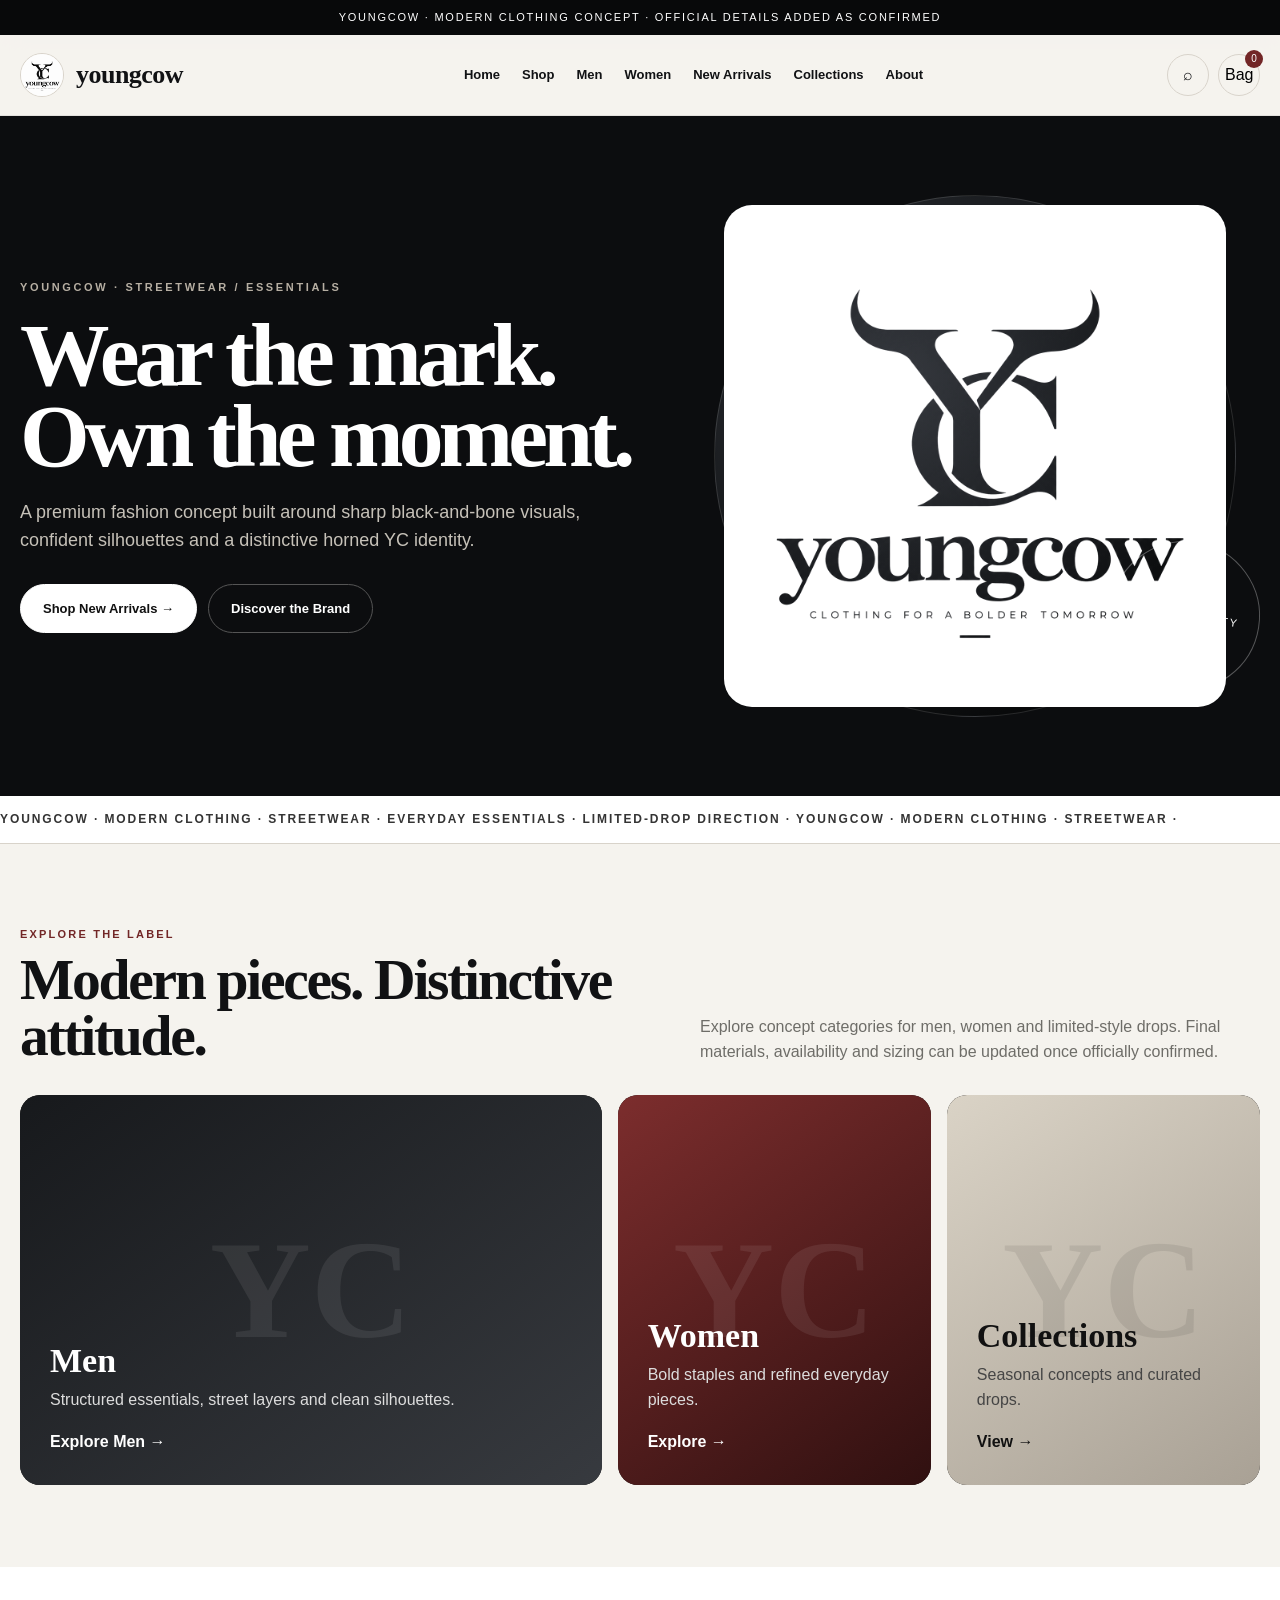
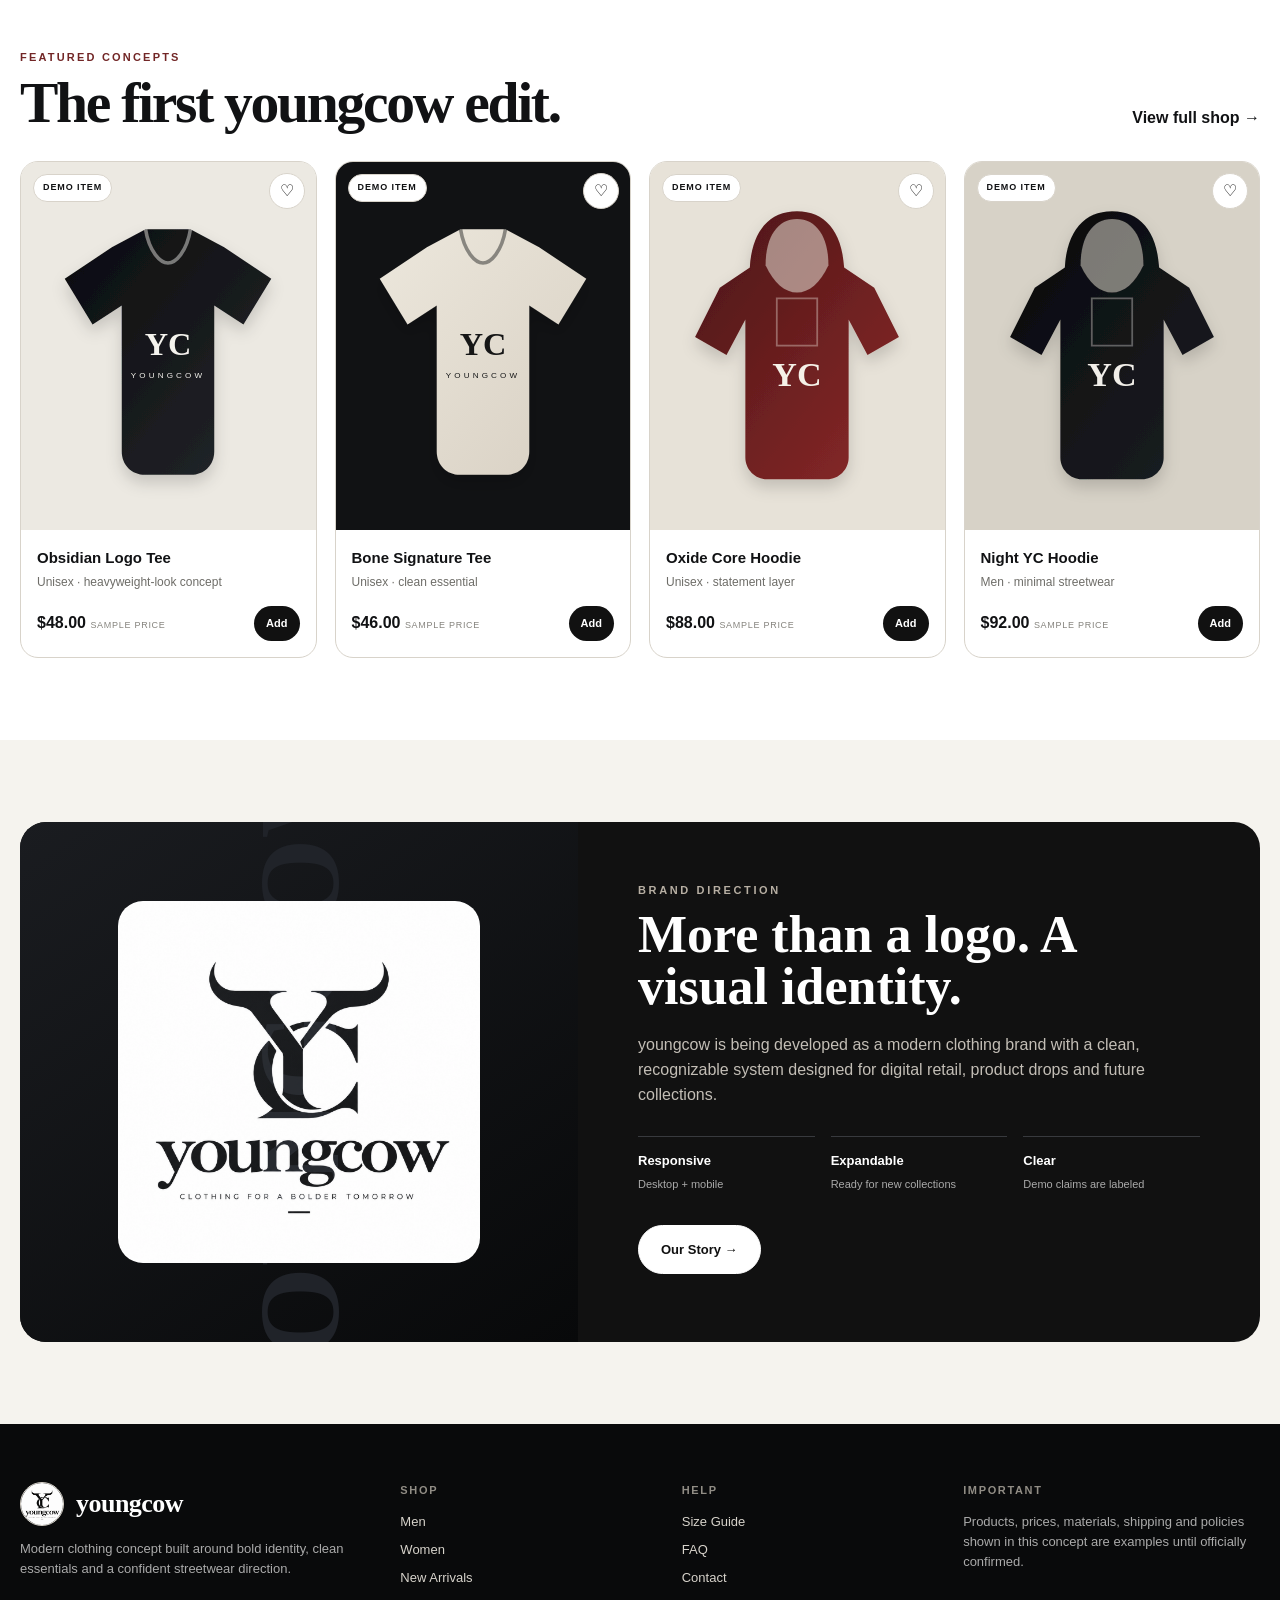
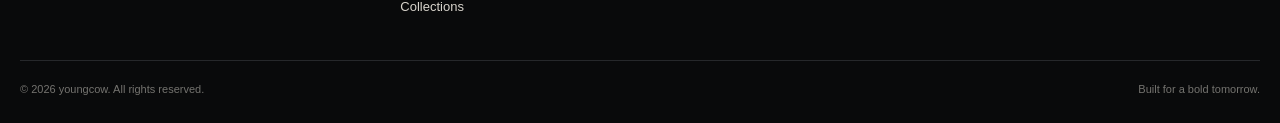
<file: index.html>
<!doctype html><html lang="en"><head><meta charset="utf-8"><meta name="viewport" content="width=device-width,initial-scale=1"><title>Home | youngcow</title><meta name="description" content="Modern clothing, streetwear and contemporary fashion by youngcow."><link rel="icon" href="favicon.png"><link rel="stylesheet" href="styles.css"></head><body><div class="topbar">youngcow · modern clothing concept · official details added as confirmed</div><header class="header"><div class="container nav"><a class="brand" href="index.html"><img src="assets/youngcow-logo.png" alt="youngcow logo"><strong>youngcow</strong></a><nav class="navlinks"><a href="index.html">Home</a><a href="shop.html">Shop</a><a href="men.html">Men</a><a href="women.html">Women</a><a href="new-arrivals.html">New Arrivals</a><a href="collections.html">Collections</a><a href="about.html">About</a></nav><div class="actions"><a class="icon hide-sm" href="shop.html" aria-label="Search">⌕</a><button class="icon hide-sm" aria-label="Demo cart">Bag<span class="count">0</span></button><button class="icon menu" aria-label="Menu">☰</button></div></div></header><main><section class="hero"><div class="container hero-grid"><div><div class="eyebrow">YOUNGCOW · STREETWEAR / ESSENTIALS</div><h1>Wear the mark. Own the moment.</h1><p>A premium fashion concept built around sharp black-and-bone visuals, confident silhouettes and a distinctive horned YC identity.</p><div class="cta-row"><a class="btn light" href="new-arrivals.html">Shop New Arrivals →</a><a class="btn ghost" href="about.html">Discover the Brand</a></div></div><div class="hero-art"><img src="assets/youngcow-logo.png" alt="youngcow brand mark"><div class="hero-stamp">Built for<br>bold identity<br>2026</div></div></div></section><div class="marquee"><div>YOUNGCOW · MODERN CLOTHING · STREETWEAR · EVERYDAY ESSENTIALS · LIMITED-DROP DIRECTION · YOUNGCOW · MODERN CLOTHING · STREETWEAR ·</div></div>
<section class="section"><div class="container"><div class="section-head"><div><div class="small-label">Explore the label</div><h2>Modern pieces. Distinctive attitude.</h2></div><p>Explore concept categories for men, women and limited-style drops. Final materials, availability and sizing can be updated once officially confirmed.</p></div><div class="categories"><a class="cat" href="men.html"><div class="ghost-mark">YC</div><div class="copy"><h3>Men</h3><p>Structured essentials, street layers and clean silhouettes.</p><strong>Explore Men →</strong></div></a><a class="cat" href="women.html"><div class="ghost-mark">YC</div><div class="copy"><h3>Women</h3><p>Bold staples and refined everyday pieces.</p><strong>Explore →</strong></div></a><a class="cat" href="collections.html"><div class="ghost-mark">YC</div><div class="copy"><h3>Collections</h3><p>Seasonal concepts and curated drops.</p><strong>View →</strong></div></a></div></div></section>
<section class="section soft"><div class="container"><div class="section-head"><div><div class="small-label">Featured concepts</div><h2>The first youngcow edit.</h2></div><a href="shop.html"><strong>View full shop →</strong></a></div><div class="products"><article class="product" data-search="obsidian logo tee unisex · heavyweight-look concept unisex" data-category="unisex"><div class="product-media"><img src="assets/obsidian-tee.svg" alt="Obsidian Logo Tee concept"><span class="badge">Demo item</span><button class="heart" aria-label="Save Obsidian Logo Tee">♡</button></div><div class="product-body"><h3>Obsidian Logo Tee</h3><div class="meta">Unisex · heavyweight-look concept</div><div class="price-row"><div><span class="price">$48.00</span> <span class="demo">sample price</span></div><button class="add" data-id="p1">Add</button></div></div></article><article class="product" data-search="bone signature tee unisex · clean essential unisex" data-category="unisex"><div class="product-media"><img src="assets/bone-tee.svg" alt="Bone Signature Tee concept"><span class="badge">Demo item</span><button class="heart" aria-label="Save Bone Signature Tee">♡</button></div><div class="product-body"><h3>Bone Signature Tee</h3><div class="meta">Unisex · clean essential</div><div class="price-row"><div><span class="price">$46.00</span> <span class="demo">sample price</span></div><button class="add" data-id="p2">Add</button></div></div></article><article class="product" data-search="oxide core hoodie unisex · statement layer unisex" data-category="unisex"><div class="product-media"><img src="assets/oxide-hoodie.svg" alt="Oxide Core Hoodie concept"><span class="badge">Demo item</span><button class="heart" aria-label="Save Oxide Core Hoodie">♡</button></div><div class="product-body"><h3>Oxide Core Hoodie</h3><div class="meta">Unisex · statement layer</div><div class="price-row"><div><span class="price">$88.00</span> <span class="demo">sample price</span></div><button class="add" data-id="p3">Add</button></div></div></article><article class="product" data-search="night yc hoodie men · minimal streetwear men" data-category="men"><div class="product-media"><img src="assets/night-hoodie.svg" alt="Night YC Hoodie concept"><span class="badge">Demo item</span><button class="heart" aria-label="Save Night YC Hoodie">♡</button></div><div class="product-body"><h3>Night YC Hoodie</h3><div class="meta">Men · minimal streetwear</div><div class="price-row"><div><span class="price">$92.00</span> <span class="demo">sample price</span></div><button class="add" data-id="p4">Add</button></div></div></article></div></div></section>
<section class="section"><div class="container"><div class="editorial"><div class="editorial-art"><img src="assets/youngcow-logo.png" alt="youngcow editorial mark"></div><div class="editorial-copy"><div class="eyebrow">Brand direction</div><h2>More than a logo. A visual identity.</h2><p>youngcow is being developed as a modern clothing brand with a clean, recognizable system designed for digital retail, product drops and future collections.</p><div class="facts"><div class="fact"><strong>Responsive</strong><span>Desktop + mobile</span></div><div class="fact"><strong>Expandable</strong><span>Ready for new collections</span></div><div class="fact"><strong>Clear</strong><span>Demo claims are labeled</span></div></div><div class="cta-row"><a class="btn light" href="about.html">Our Story →</a></div></div></div></div></section></main><footer class="footer"><div class="container"><div class="footer-grid"><div><div class="brand"><img src="assets/youngcow-logo.png" alt="youngcow"><strong style="color:white">youngcow</strong></div><p>Modern clothing concept built around bold identity, clean essentials and a confident streetwear direction.</p></div><div><h4>Shop</h4><a href="men.html">Men</a><a href="women.html">Women</a><a href="new-arrivals.html">New Arrivals</a><a href="collections.html">Collections</a></div><div><h4>Help</h4><a href="size-guide.html">Size Guide</a><a href="faq.html">FAQ</a><a href="contact.html">Contact</a></div><div><h4>Important</h4><p>Products, prices, materials, shipping and policies shown in this concept are examples until officially confirmed.</p></div></div><div class="copyright"><span>© 2026 youngcow. All rights reserved.</span><span>Built for a bold tomorrow.</span></div></div></footer><script src="script.js"></script></body></html>
</file>
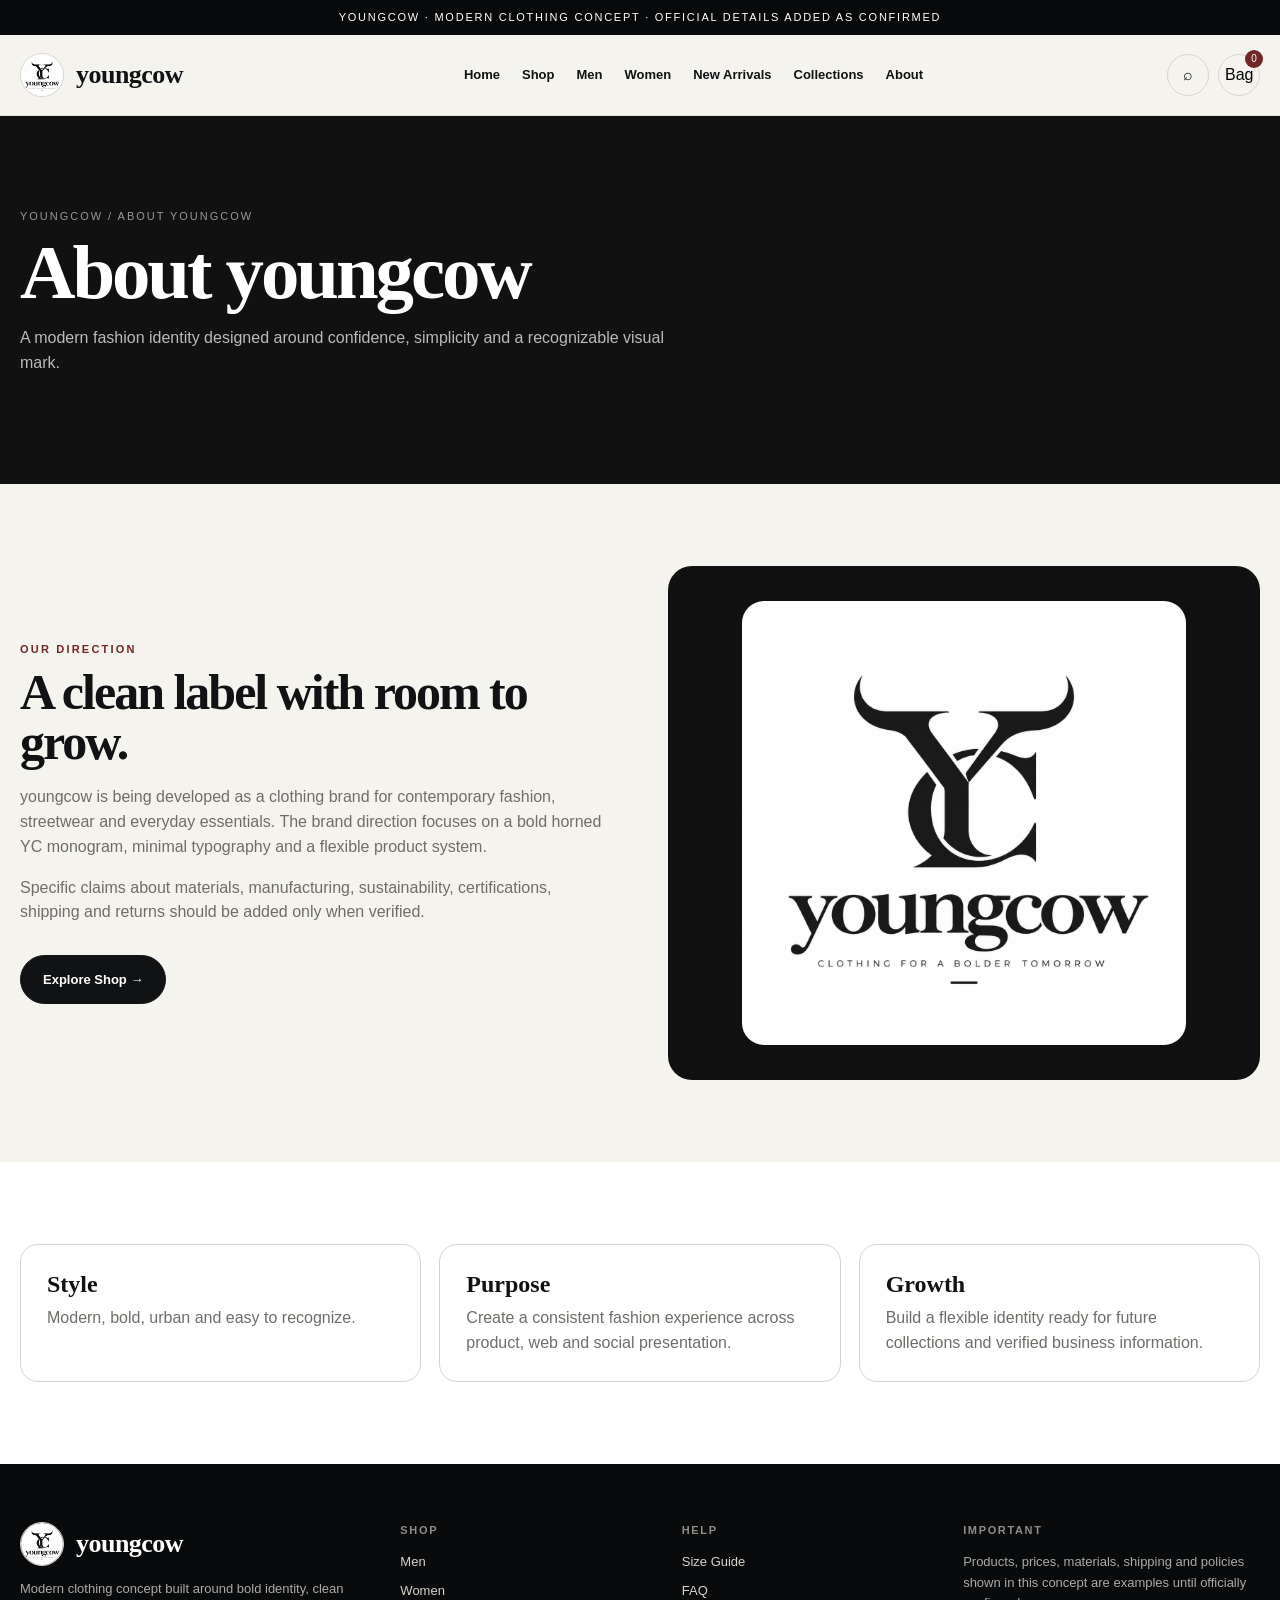
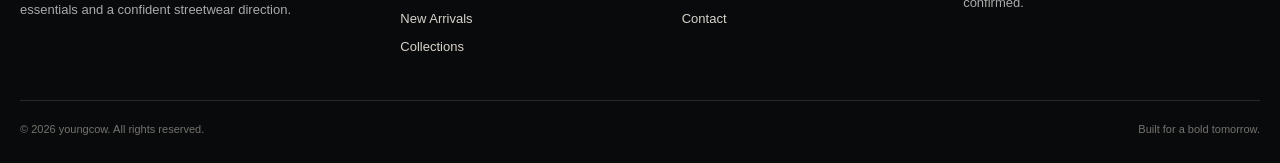
<file: about.html>
<!doctype html><html lang="en"><head><meta charset="utf-8"><meta name="viewport" content="width=device-width,initial-scale=1"><title>About | youngcow</title><meta name="description" content="Modern clothing, streetwear and contemporary fashion by youngcow."><link rel="icon" href="favicon.png"><link rel="stylesheet" href="styles.css"></head><body><div class="topbar">youngcow · modern clothing concept · official details added as confirmed</div><header class="header"><div class="container nav"><a class="brand" href="index.html"><img src="assets/youngcow-logo.png" alt="youngcow logo"><strong>youngcow</strong></a><nav class="navlinks"><a href="index.html">Home</a><a href="shop.html">Shop</a><a href="men.html">Men</a><a href="women.html">Women</a><a href="new-arrivals.html">New Arrivals</a><a href="collections.html">Collections</a><a href="about.html">About</a></nav><div class="actions"><a class="icon hide-sm" href="shop.html" aria-label="Search">⌕</a><button class="icon hide-sm" aria-label="Demo cart">Bag<span class="count">0</span></button><button class="icon menu" aria-label="Menu">☰</button></div></div></header><main><section class="page-hero"><div class="container"><div class="crumb">youngcow / About youngcow</div><h1>About youngcow</h1><p>A modern fashion identity designed around confidence, simplicity and a recognizable visual mark.</p></div></section><section class="section"><div class="container split"><div><div class="small-label">Our direction</div><h2>A clean label with room to grow.</h2><p>youngcow is being developed as a clothing brand for contemporary fashion, streetwear and everyday essentials. The brand direction focuses on a bold horned YC monogram, minimal typography and a flexible product system.</p><p>Specific claims about materials, manufacturing, sustainability, certifications, shipping and returns should be added only when verified.</p><div class="cta-row"><a class="btn" href="shop.html">Explore Shop →</a></div></div><div class="brand-panel"><img src="assets/youngcow-logo.png" alt="youngcow logo"></div></div></section><section class="section soft"><div class="container"><div class="cards"><div class="card"><h3>Style</h3><p>Modern, bold, urban and easy to recognize.</p></div><div class="card"><h3>Purpose</h3><p>Create a consistent fashion experience across product, web and social presentation.</p></div><div class="card"><h3>Growth</h3><p>Build a flexible identity ready for future collections and verified business information.</p></div></div></div></section></main><footer class="footer"><div class="container"><div class="footer-grid"><div><div class="brand"><img src="assets/youngcow-logo.png" alt="youngcow"><strong style="color:white">youngcow</strong></div><p>Modern clothing concept built around bold identity, clean essentials and a confident streetwear direction.</p></div><div><h4>Shop</h4><a href="men.html">Men</a><a href="women.html">Women</a><a href="new-arrivals.html">New Arrivals</a><a href="collections.html">Collections</a></div><div><h4>Help</h4><a href="size-guide.html">Size Guide</a><a href="faq.html">FAQ</a><a href="contact.html">Contact</a></div><div><h4>Important</h4><p>Products, prices, materials, shipping and policies shown in this concept are examples until officially confirmed.</p></div></div><div class="copyright"><span>© 2026 youngcow. All rights reserved.</span><span>Built for a bold tomorrow.</span></div></div></footer><script src="script.js"></script></body></html>
</file>
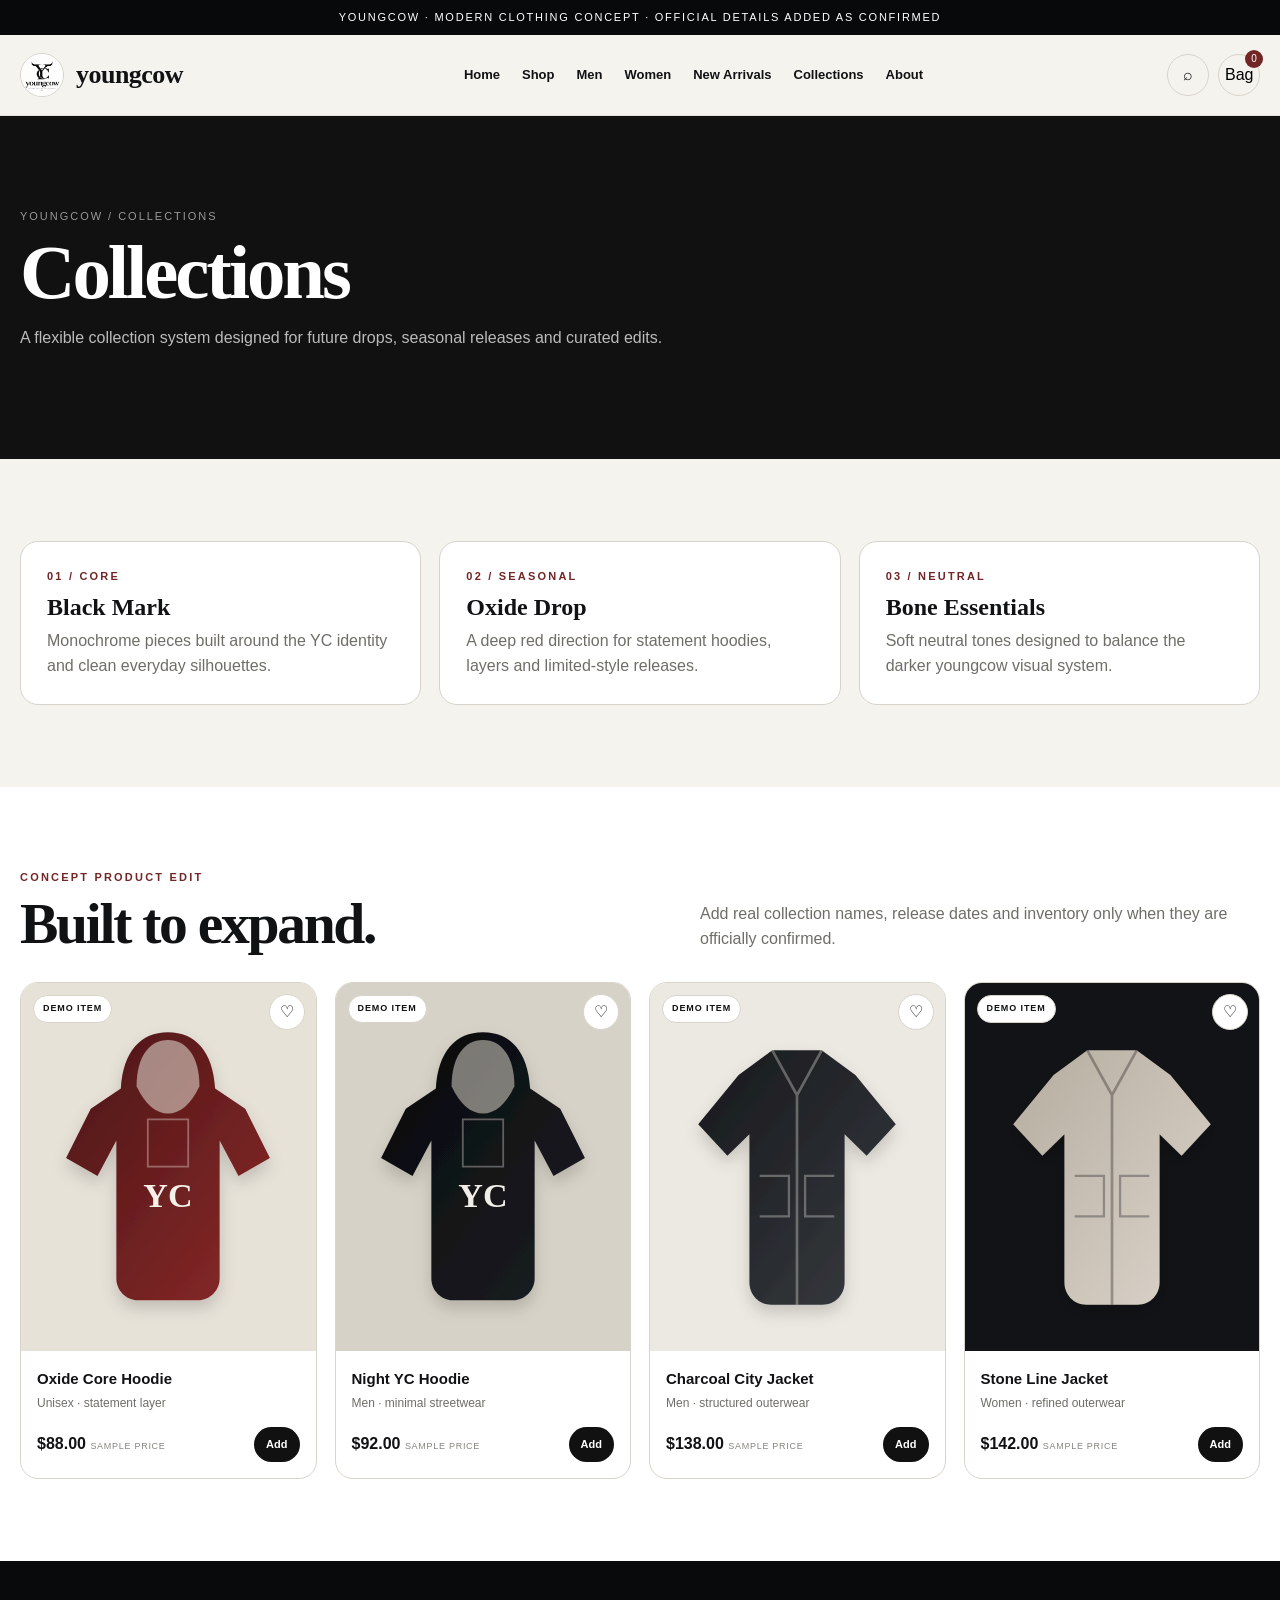
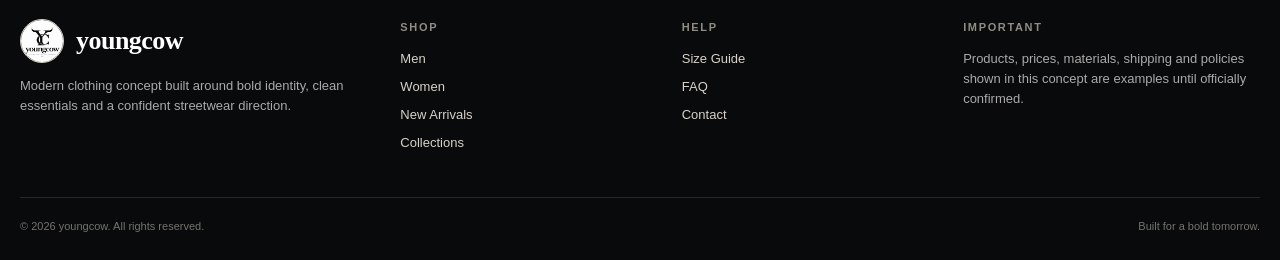
<file: collections.html>
<!doctype html><html lang="en"><head><meta charset="utf-8"><meta name="viewport" content="width=device-width,initial-scale=1"><title>Collections | youngcow</title><meta name="description" content="Modern clothing, streetwear and contemporary fashion by youngcow."><link rel="icon" href="favicon.png"><link rel="stylesheet" href="styles.css"></head><body><div class="topbar">youngcow · modern clothing concept · official details added as confirmed</div><header class="header"><div class="container nav"><a class="brand" href="index.html"><img src="assets/youngcow-logo.png" alt="youngcow logo"><strong>youngcow</strong></a><nav class="navlinks"><a href="index.html">Home</a><a href="shop.html">Shop</a><a href="men.html">Men</a><a href="women.html">Women</a><a href="new-arrivals.html">New Arrivals</a><a href="collections.html">Collections</a><a href="about.html">About</a></nav><div class="actions"><a class="icon hide-sm" href="shop.html" aria-label="Search">⌕</a><button class="icon hide-sm" aria-label="Demo cart">Bag<span class="count">0</span></button><button class="icon menu" aria-label="Menu">☰</button></div></div></header><main><section class="page-hero"><div class="container"><div class="crumb">youngcow / Collections</div><h1>Collections</h1><p>A flexible collection system designed for future drops, seasonal releases and curated edits.</p></div></section><section class="section"><div class="container"><div class="cards"><div class="card"><div class="small-label">01 / Core</div><h3>Black Mark</h3><p>Monochrome pieces built around the YC identity and clean everyday silhouettes.</p></div><div class="card"><div class="small-label">02 / Seasonal</div><h3>Oxide Drop</h3><p>A deep red direction for statement hoodies, layers and limited-style releases.</p></div><div class="card"><div class="small-label">03 / Neutral</div><h3>Bone Essentials</h3><p>Soft neutral tones designed to balance the darker youngcow visual system.</p></div></div></div></section><section class="section soft"><div class="container"><div class="section-head"><div><div class="small-label">Concept product edit</div><h2>Built to expand.</h2></div><p>Add real collection names, release dates and inventory only when they are officially confirmed.</p></div><div class="products"><article class="product" data-search="oxide core hoodie unisex · statement layer unisex" data-category="unisex"><div class="product-media"><img src="assets/oxide-hoodie.svg" alt="Oxide Core Hoodie concept"><span class="badge">Demo item</span><button class="heart" aria-label="Save Oxide Core Hoodie">♡</button></div><div class="product-body"><h3>Oxide Core Hoodie</h3><div class="meta">Unisex · statement layer</div><div class="price-row"><div><span class="price">$88.00</span> <span class="demo">sample price</span></div><button class="add" data-id="p3">Add</button></div></div></article><article class="product" data-search="night yc hoodie men · minimal streetwear men" data-category="men"><div class="product-media"><img src="assets/night-hoodie.svg" alt="Night YC Hoodie concept"><span class="badge">Demo item</span><button class="heart" aria-label="Save Night YC Hoodie">♡</button></div><div class="product-body"><h3>Night YC Hoodie</h3><div class="meta">Men · minimal streetwear</div><div class="price-row"><div><span class="price">$92.00</span> <span class="demo">sample price</span></div><button class="add" data-id="p4">Add</button></div></div></article><article class="product" data-search="charcoal city jacket men · structured outerwear men" data-category="men"><div class="product-media"><img src="assets/charcoal-jacket.svg" alt="Charcoal City Jacket concept"><span class="badge">Demo item</span><button class="heart" aria-label="Save Charcoal City Jacket">♡</button></div><div class="product-body"><h3>Charcoal City Jacket</h3><div class="meta">Men · structured outerwear</div><div class="price-row"><div><span class="price">$138.00</span> <span class="demo">sample price</span></div><button class="add" data-id="p5">Add</button></div></div></article><article class="product" data-search="stone line jacket women · refined outerwear women" data-category="women"><div class="product-media"><img src="assets/stone-jacket.svg" alt="Stone Line Jacket concept"><span class="badge">Demo item</span><button class="heart" aria-label="Save Stone Line Jacket">♡</button></div><div class="product-body"><h3>Stone Line Jacket</h3><div class="meta">Women · refined outerwear</div><div class="price-row"><div><span class="price">$142.00</span> <span class="demo">sample price</span></div><button class="add" data-id="p6">Add</button></div></div></article></div></div></section></main><footer class="footer"><div class="container"><div class="footer-grid"><div><div class="brand"><img src="assets/youngcow-logo.png" alt="youngcow"><strong style="color:white">youngcow</strong></div><p>Modern clothing concept built around bold identity, clean essentials and a confident streetwear direction.</p></div><div><h4>Shop</h4><a href="men.html">Men</a><a href="women.html">Women</a><a href="new-arrivals.html">New Arrivals</a><a href="collections.html">Collections</a></div><div><h4>Help</h4><a href="size-guide.html">Size Guide</a><a href="faq.html">FAQ</a><a href="contact.html">Contact</a></div><div><h4>Important</h4><p>Products, prices, materials, shipping and policies shown in this concept are examples until officially confirmed.</p></div></div><div class="copyright"><span>© 2026 youngcow. All rights reserved.</span><span>Built for a bold tomorrow.</span></div></div></footer><script src="script.js"></script></body></html>
</file>
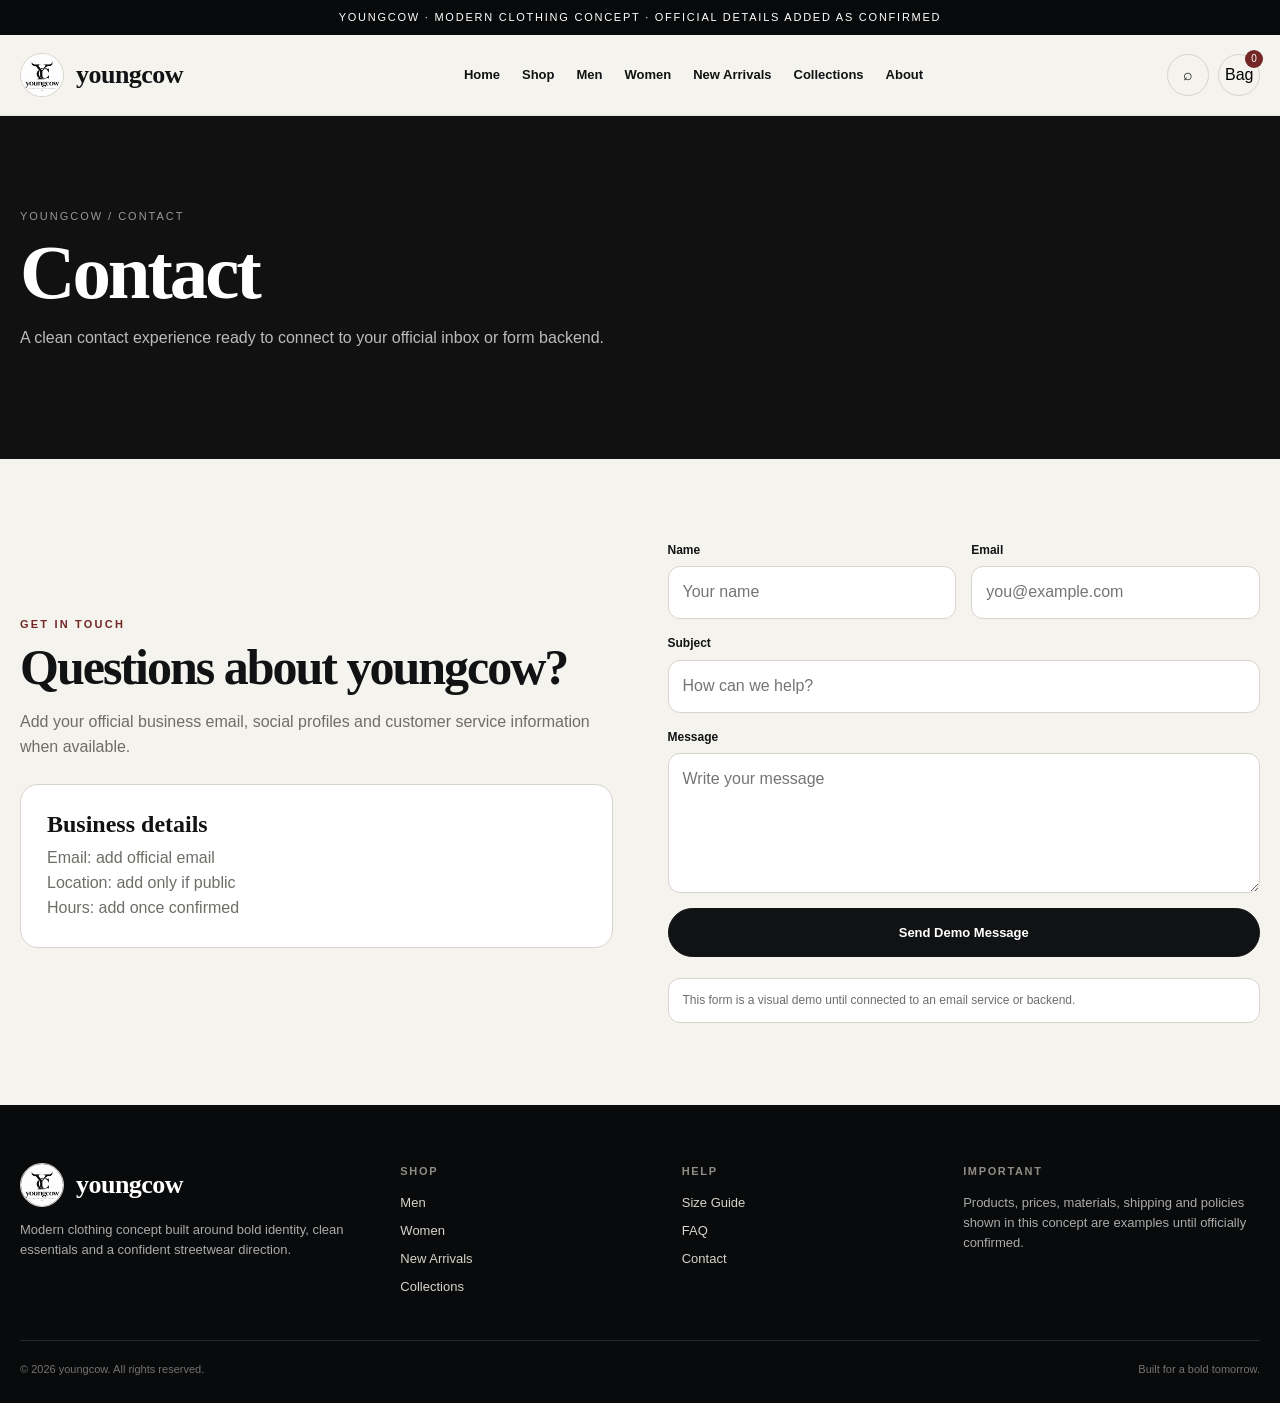
<file: contact.html>
<!doctype html><html lang="en"><head><meta charset="utf-8"><meta name="viewport" content="width=device-width,initial-scale=1"><title>Contact | youngcow</title><meta name="description" content="Modern clothing, streetwear and contemporary fashion by youngcow."><link rel="icon" href="favicon.png"><link rel="stylesheet" href="styles.css"></head><body><div class="topbar">youngcow · modern clothing concept · official details added as confirmed</div><header class="header"><div class="container nav"><a class="brand" href="index.html"><img src="assets/youngcow-logo.png" alt="youngcow logo"><strong>youngcow</strong></a><nav class="navlinks"><a href="index.html">Home</a><a href="shop.html">Shop</a><a href="men.html">Men</a><a href="women.html">Women</a><a href="new-arrivals.html">New Arrivals</a><a href="collections.html">Collections</a><a href="about.html">About</a></nav><div class="actions"><a class="icon hide-sm" href="shop.html" aria-label="Search">⌕</a><button class="icon hide-sm" aria-label="Demo cart">Bag<span class="count">0</span></button><button class="icon menu" aria-label="Menu">☰</button></div></div></header><main><section class="page-hero"><div class="container"><div class="crumb">youngcow / Contact</div><h1>Contact</h1><p>A clean contact experience ready to connect to your official inbox or form backend.</p></div></section><section class="section"><div class="container split"><div><div class="small-label">Get in touch</div><h2>Questions about youngcow?</h2><p>Add your official business email, social profiles and customer service information when available.</p><div class="cards" style="grid-template-columns:1fr;margin-top:25px"><div class="card"><h3>Business details</h3><p>Email: add official email<br>Location: add only if public<br>Hours: add once confirmed</p></div></div></div><form class="form" data-demo><div class="field"><label>Name</label><input required placeholder="Your name"></div><div class="field"><label>Email</label><input required type="email" placeholder="you@example.com"></div><div class="field full"><label>Subject</label><input required placeholder="How can we help?"></div><div class="field full"><label>Message</label><textarea required placeholder="Write your message"></textarea></div><div class="field full"><button class="btn" type="submit">Send Demo Message</button><div class="notice">This form is a visual demo until connected to an email service or backend.</div></div></form></div></section></main><footer class="footer"><div class="container"><div class="footer-grid"><div><div class="brand"><img src="assets/youngcow-logo.png" alt="youngcow"><strong style="color:white">youngcow</strong></div><p>Modern clothing concept built around bold identity, clean essentials and a confident streetwear direction.</p></div><div><h4>Shop</h4><a href="men.html">Men</a><a href="women.html">Women</a><a href="new-arrivals.html">New Arrivals</a><a href="collections.html">Collections</a></div><div><h4>Help</h4><a href="size-guide.html">Size Guide</a><a href="faq.html">FAQ</a><a href="contact.html">Contact</a></div><div><h4>Important</h4><p>Products, prices, materials, shipping and policies shown in this concept are examples until officially confirmed.</p></div></div><div class="copyright"><span>© 2026 youngcow. All rights reserved.</span><span>Built for a bold tomorrow.</span></div></div></footer><script src="script.js"></script></body></html>
</file>
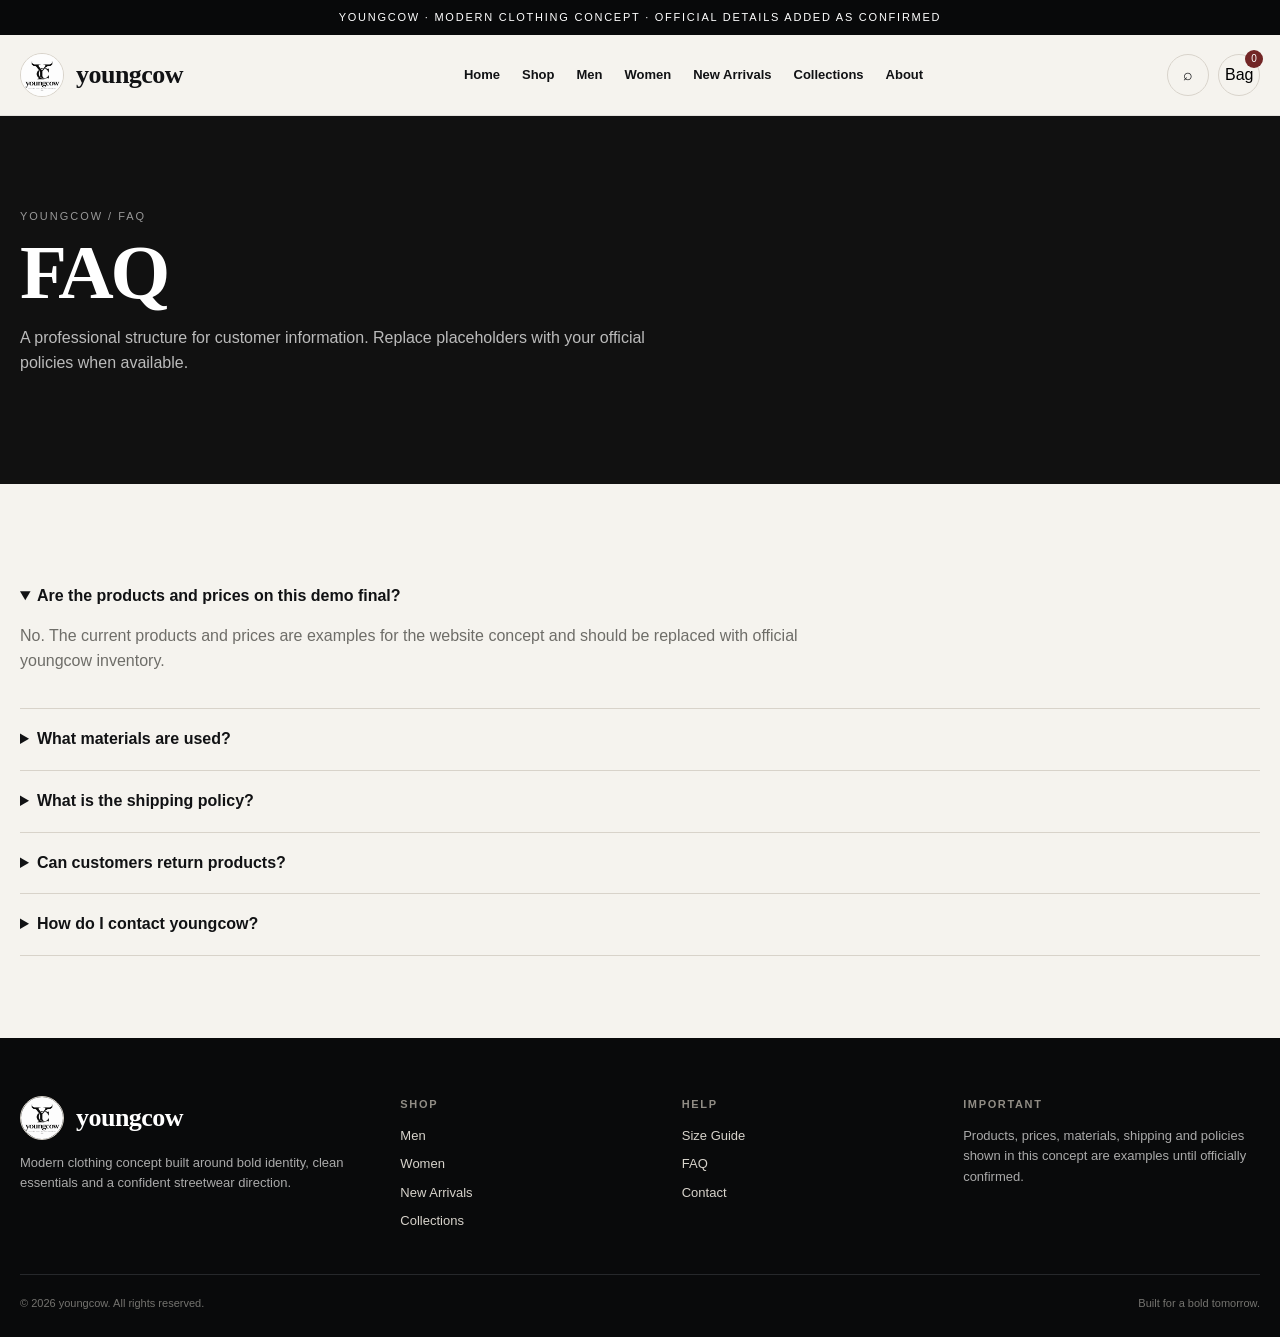
<file: faq.html>
<!doctype html><html lang="en"><head><meta charset="utf-8"><meta name="viewport" content="width=device-width,initial-scale=1"><title>FAQ | youngcow</title><meta name="description" content="Modern clothing, streetwear and contemporary fashion by youngcow."><link rel="icon" href="favicon.png"><link rel="stylesheet" href="styles.css"></head><body><div class="topbar">youngcow · modern clothing concept · official details added as confirmed</div><header class="header"><div class="container nav"><a class="brand" href="index.html"><img src="assets/youngcow-logo.png" alt="youngcow logo"><strong>youngcow</strong></a><nav class="navlinks"><a href="index.html">Home</a><a href="shop.html">Shop</a><a href="men.html">Men</a><a href="women.html">Women</a><a href="new-arrivals.html">New Arrivals</a><a href="collections.html">Collections</a><a href="about.html">About</a></nav><div class="actions"><a class="icon hide-sm" href="shop.html" aria-label="Search">⌕</a><button class="icon hide-sm" aria-label="Demo cart">Bag<span class="count">0</span></button><button class="icon menu" aria-label="Menu">☰</button></div></div></header><main><section class="page-hero"><div class="container"><div class="crumb">youngcow / FAQ</div><h1>FAQ</h1><p>A professional structure for customer information. Replace placeholders with your official policies when available.</p></div></section><section class="section"><div class="container faq"><details open><summary>Are the products and prices on this demo final?</summary><p>No. The current products and prices are examples for the website concept and should be replaced with official youngcow inventory.</p></details><details><summary>What materials are used?</summary><p>Material composition has not been confirmed in this concept. Publish fabric details only after they are verified for each product.</p></details><details><summary>What is the shipping policy?</summary><p>Add the official shipping regions, carriers, delivery estimates and costs once they are confirmed.</p></details><details><summary>Can customers return products?</summary><p>Publish the official return and exchange policy before accepting real orders.</p></details><details><summary>How do I contact youngcow?</summary><p>Use the Contact page once an official business email or customer service channel is available.</p></details></div></section></main><footer class="footer"><div class="container"><div class="footer-grid"><div><div class="brand"><img src="assets/youngcow-logo.png" alt="youngcow"><strong style="color:white">youngcow</strong></div><p>Modern clothing concept built around bold identity, clean essentials and a confident streetwear direction.</p></div><div><h4>Shop</h4><a href="men.html">Men</a><a href="women.html">Women</a><a href="new-arrivals.html">New Arrivals</a><a href="collections.html">Collections</a></div><div><h4>Help</h4><a href="size-guide.html">Size Guide</a><a href="faq.html">FAQ</a><a href="contact.html">Contact</a></div><div><h4>Important</h4><p>Products, prices, materials, shipping and policies shown in this concept are examples until officially confirmed.</p></div></div><div class="copyright"><span>© 2026 youngcow. All rights reserved.</span><span>Built for a bold tomorrow.</span></div></div></footer><script src="script.js"></script></body></html>
</file>
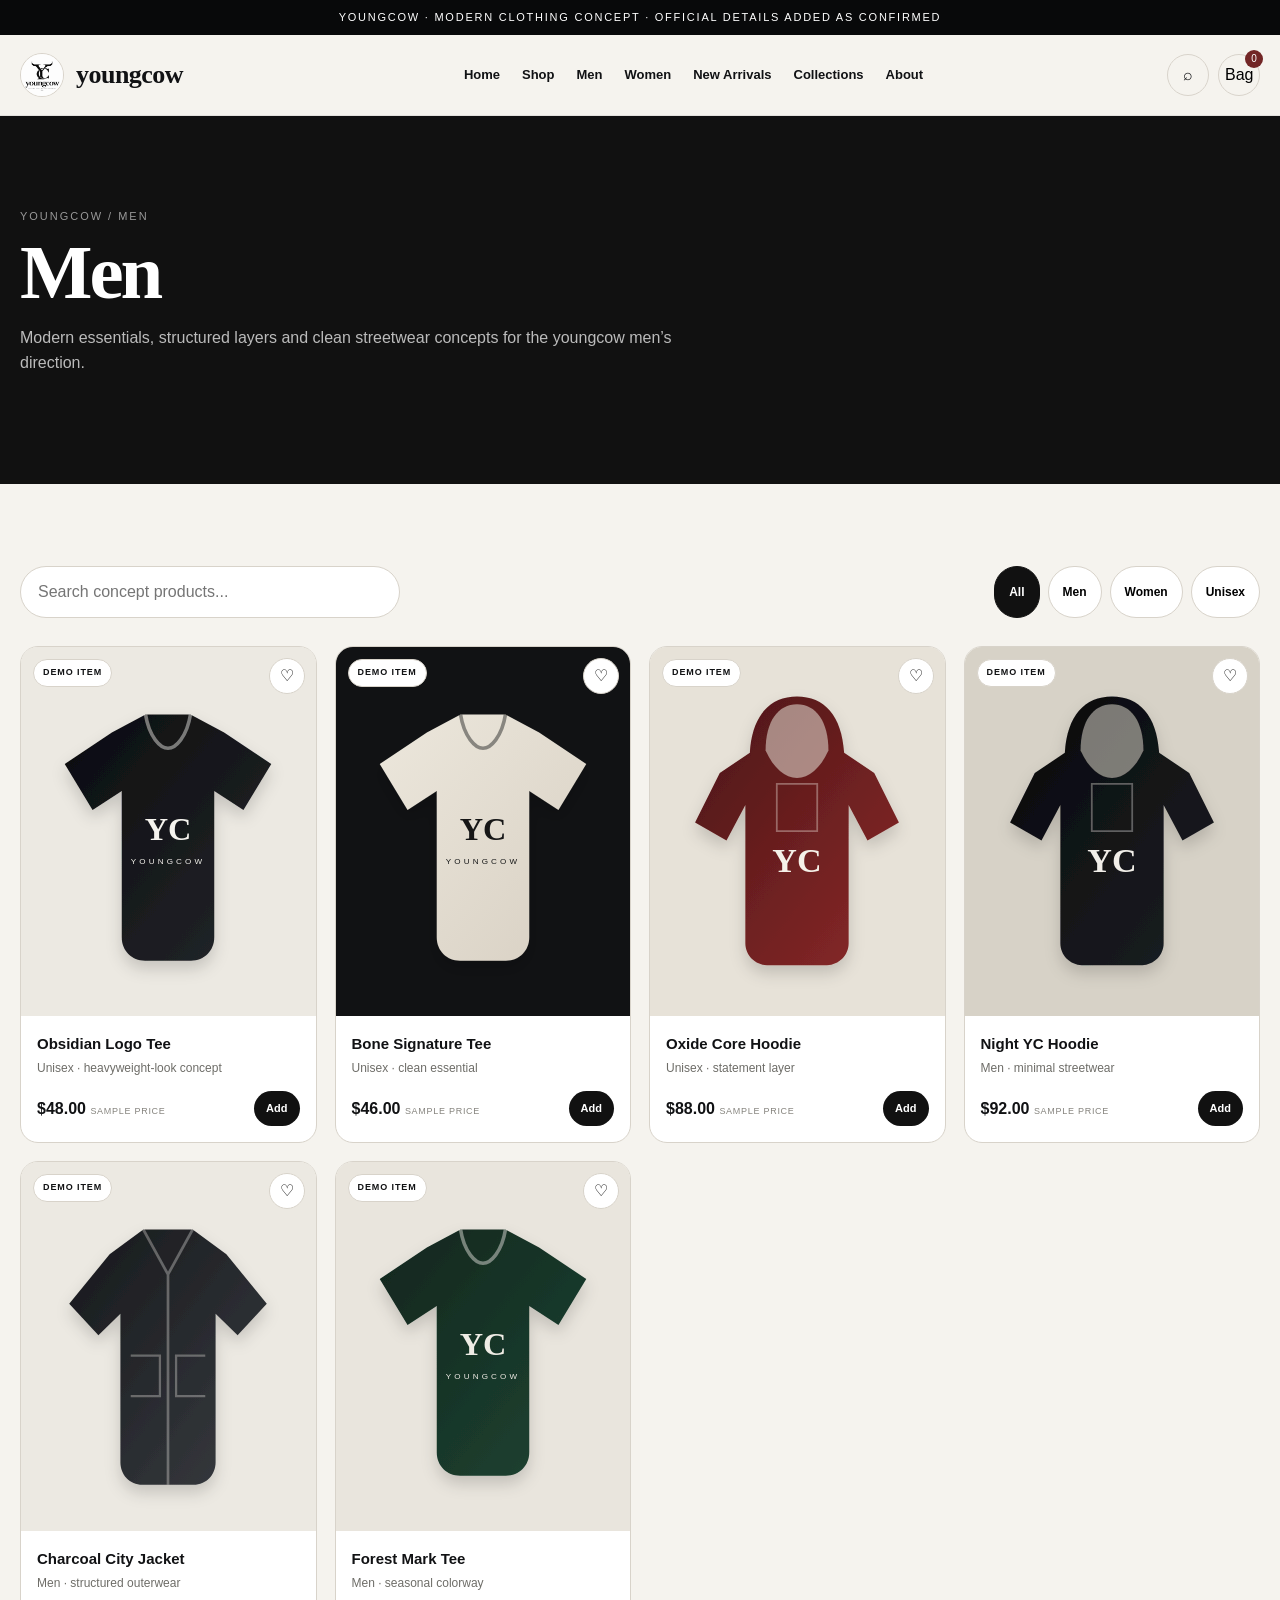
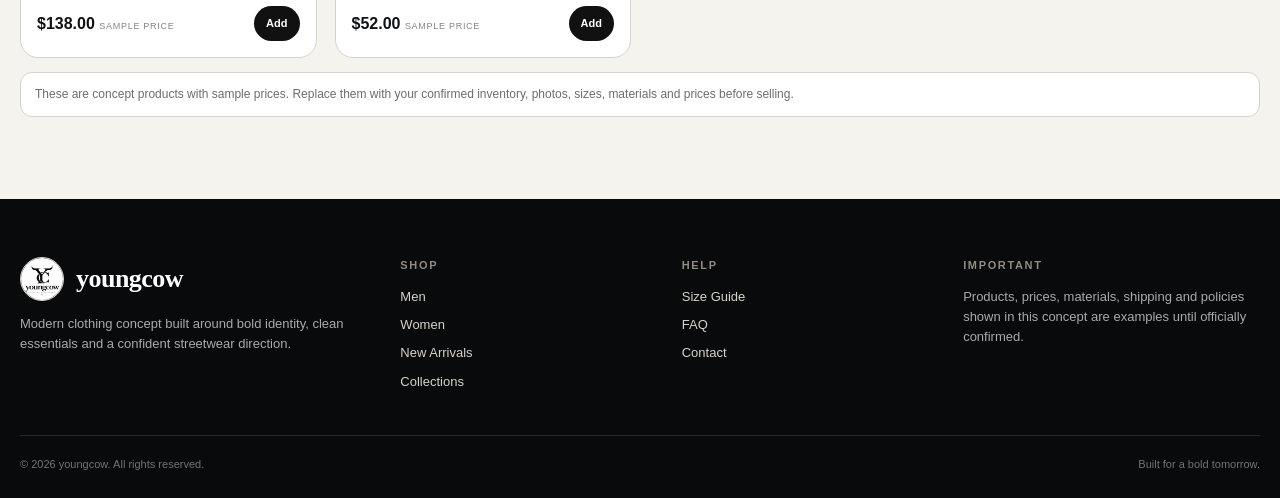
<file: men.html>
<!doctype html><html lang="en"><head><meta charset="utf-8"><meta name="viewport" content="width=device-width,initial-scale=1"><title>Men | youngcow</title><meta name="description" content="Modern clothing, streetwear and contemporary fashion by youngcow."><link rel="icon" href="favicon.png"><link rel="stylesheet" href="styles.css"></head><body><div class="topbar">youngcow · modern clothing concept · official details added as confirmed</div><header class="header"><div class="container nav"><a class="brand" href="index.html"><img src="assets/youngcow-logo.png" alt="youngcow logo"><strong>youngcow</strong></a><nav class="navlinks"><a href="index.html">Home</a><a href="shop.html">Shop</a><a href="men.html">Men</a><a href="women.html">Women</a><a href="new-arrivals.html">New Arrivals</a><a href="collections.html">Collections</a><a href="about.html">About</a></nav><div class="actions"><a class="icon hide-sm" href="shop.html" aria-label="Search">⌕</a><button class="icon hide-sm" aria-label="Demo cart">Bag<span class="count">0</span></button><button class="icon menu" aria-label="Menu">☰</button></div></div></header><main><section class="page-hero"><div class="container"><div class="crumb">youngcow / Men</div><h1>Men</h1><p>Modern essentials, structured layers and clean streetwear concepts for the youngcow men’s direction.</p></div></section><section class="section"><div class="container"><div class="toolbar"><div class="search"><input data-search placeholder="Search concept products..."></div><div class="chips"><button class="chip active" data-filter="all">All</button><button class="chip" data-filter="men">Men</button><button class="chip" data-filter="women">Women</button><button class="chip" data-filter="unisex">Unisex</button></div></div><div class="products"><article class="product" data-search="obsidian logo tee unisex · heavyweight-look concept unisex" data-category="unisex"><div class="product-media"><img src="assets/obsidian-tee.svg" alt="Obsidian Logo Tee concept"><span class="badge">Demo item</span><button class="heart" aria-label="Save Obsidian Logo Tee">♡</button></div><div class="product-body"><h3>Obsidian Logo Tee</h3><div class="meta">Unisex · heavyweight-look concept</div><div class="price-row"><div><span class="price">$48.00</span> <span class="demo">sample price</span></div><button class="add" data-id="p1">Add</button></div></div></article><article class="product" data-search="bone signature tee unisex · clean essential unisex" data-category="unisex"><div class="product-media"><img src="assets/bone-tee.svg" alt="Bone Signature Tee concept"><span class="badge">Demo item</span><button class="heart" aria-label="Save Bone Signature Tee">♡</button></div><div class="product-body"><h3>Bone Signature Tee</h3><div class="meta">Unisex · clean essential</div><div class="price-row"><div><span class="price">$46.00</span> <span class="demo">sample price</span></div><button class="add" data-id="p2">Add</button></div></div></article><article class="product" data-search="oxide core hoodie unisex · statement layer unisex" data-category="unisex"><div class="product-media"><img src="assets/oxide-hoodie.svg" alt="Oxide Core Hoodie concept"><span class="badge">Demo item</span><button class="heart" aria-label="Save Oxide Core Hoodie">♡</button></div><div class="product-body"><h3>Oxide Core Hoodie</h3><div class="meta">Unisex · statement layer</div><div class="price-row"><div><span class="price">$88.00</span> <span class="demo">sample price</span></div><button class="add" data-id="p3">Add</button></div></div></article><article class="product" data-search="night yc hoodie men · minimal streetwear men" data-category="men"><div class="product-media"><img src="assets/night-hoodie.svg" alt="Night YC Hoodie concept"><span class="badge">Demo item</span><button class="heart" aria-label="Save Night YC Hoodie">♡</button></div><div class="product-body"><h3>Night YC Hoodie</h3><div class="meta">Men · minimal streetwear</div><div class="price-row"><div><span class="price">$92.00</span> <span class="demo">sample price</span></div><button class="add" data-id="p4">Add</button></div></div></article><article class="product" data-search="charcoal city jacket men · structured outerwear men" data-category="men"><div class="product-media"><img src="assets/charcoal-jacket.svg" alt="Charcoal City Jacket concept"><span class="badge">Demo item</span><button class="heart" aria-label="Save Charcoal City Jacket">♡</button></div><div class="product-body"><h3>Charcoal City Jacket</h3><div class="meta">Men · structured outerwear</div><div class="price-row"><div><span class="price">$138.00</span> <span class="demo">sample price</span></div><button class="add" data-id="p5">Add</button></div></div></article><article class="product" data-search="forest mark tee men · seasonal colorway men" data-category="men"><div class="product-media"><img src="assets/forest-tee.svg" alt="Forest Mark Tee concept"><span class="badge">Demo item</span><button class="heart" aria-label="Save Forest Mark Tee">♡</button></div><div class="product-body"><h3>Forest Mark Tee</h3><div class="meta">Men · seasonal colorway</div><div class="price-row"><div><span class="price">$52.00</span> <span class="demo">sample price</span></div><button class="add" data-id="p7">Add</button></div></div></article></div><div class="notice">These are concept products with sample prices. Replace them with your confirmed inventory, photos, sizes, materials and prices before selling.</div></div></section></main><footer class="footer"><div class="container"><div class="footer-grid"><div><div class="brand"><img src="assets/youngcow-logo.png" alt="youngcow"><strong style="color:white">youngcow</strong></div><p>Modern clothing concept built around bold identity, clean essentials and a confident streetwear direction.</p></div><div><h4>Shop</h4><a href="men.html">Men</a><a href="women.html">Women</a><a href="new-arrivals.html">New Arrivals</a><a href="collections.html">Collections</a></div><div><h4>Help</h4><a href="size-guide.html">Size Guide</a><a href="faq.html">FAQ</a><a href="contact.html">Contact</a></div><div><h4>Important</h4><p>Products, prices, materials, shipping and policies shown in this concept are examples until officially confirmed.</p></div></div><div class="copyright"><span>© 2026 youngcow. All rights reserved.</span><span>Built for a bold tomorrow.</span></div></div></footer><script src="script.js"></script></body></html>
</file>
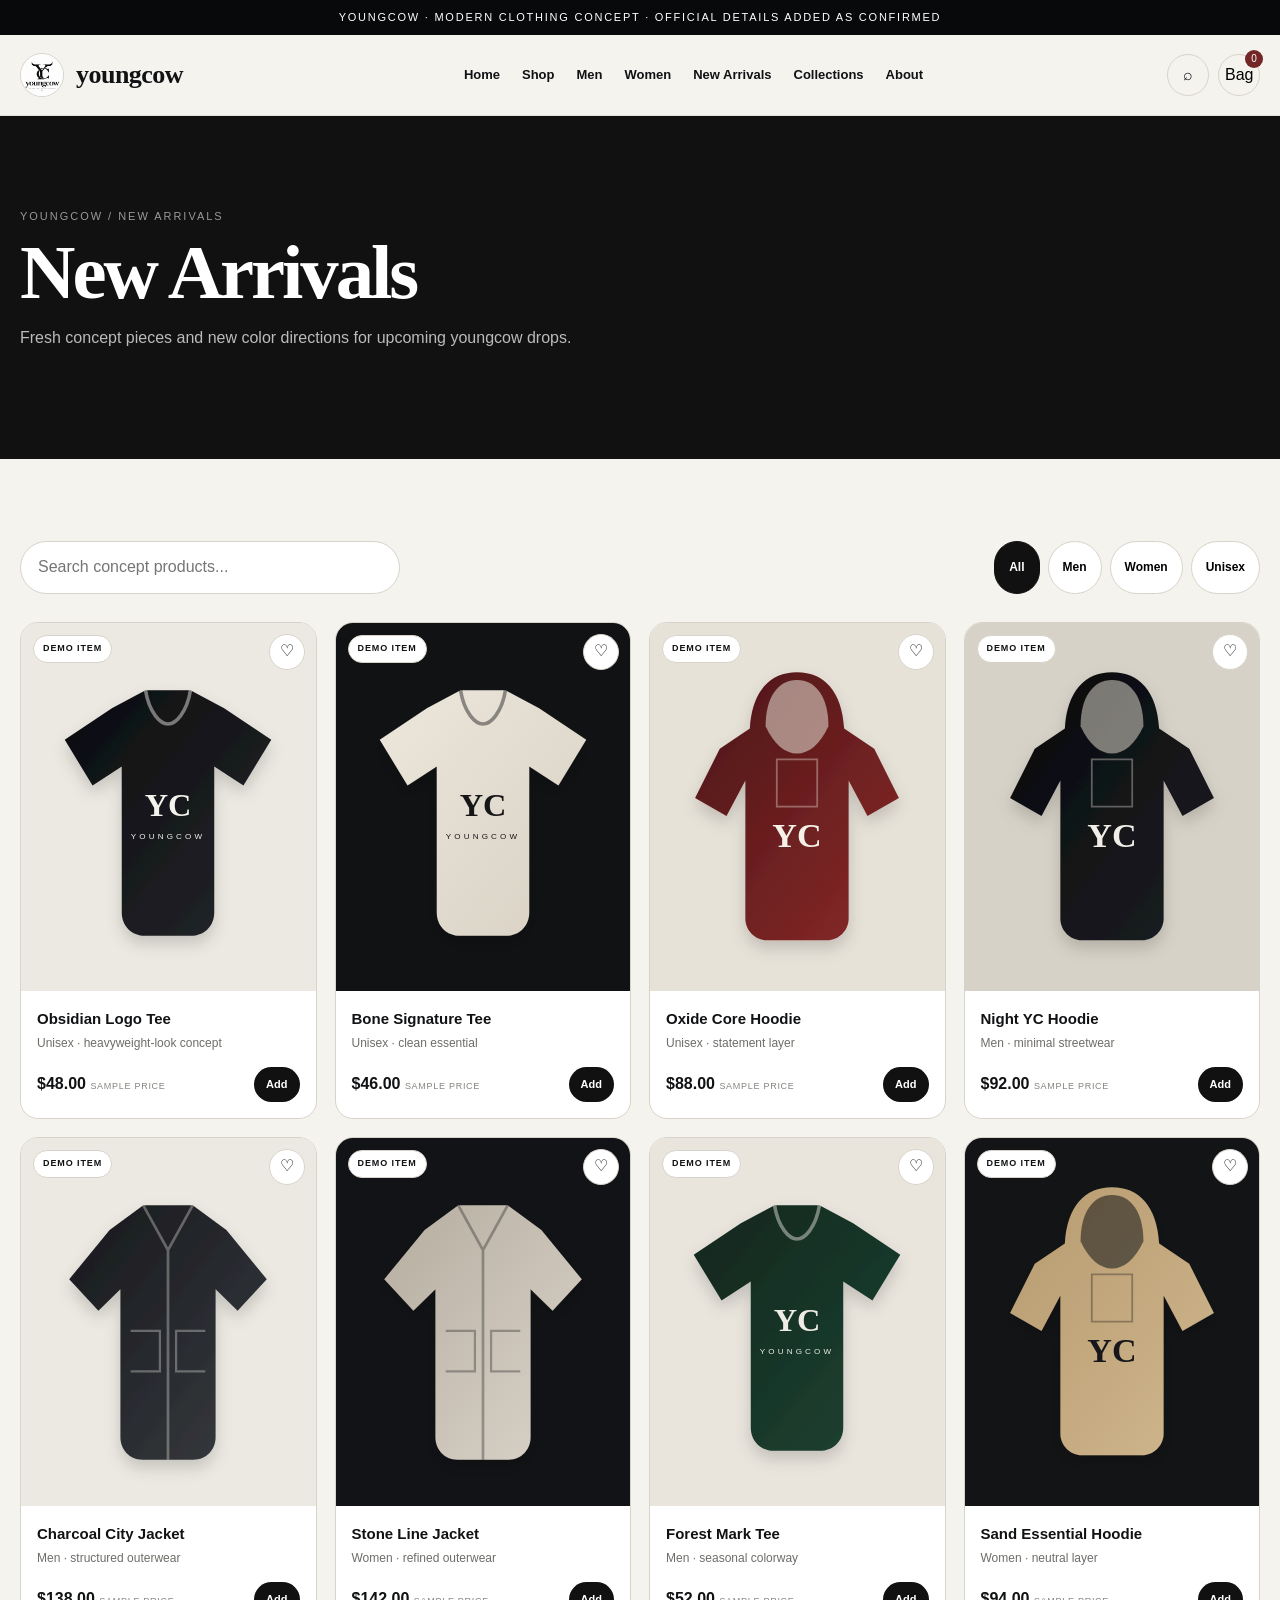
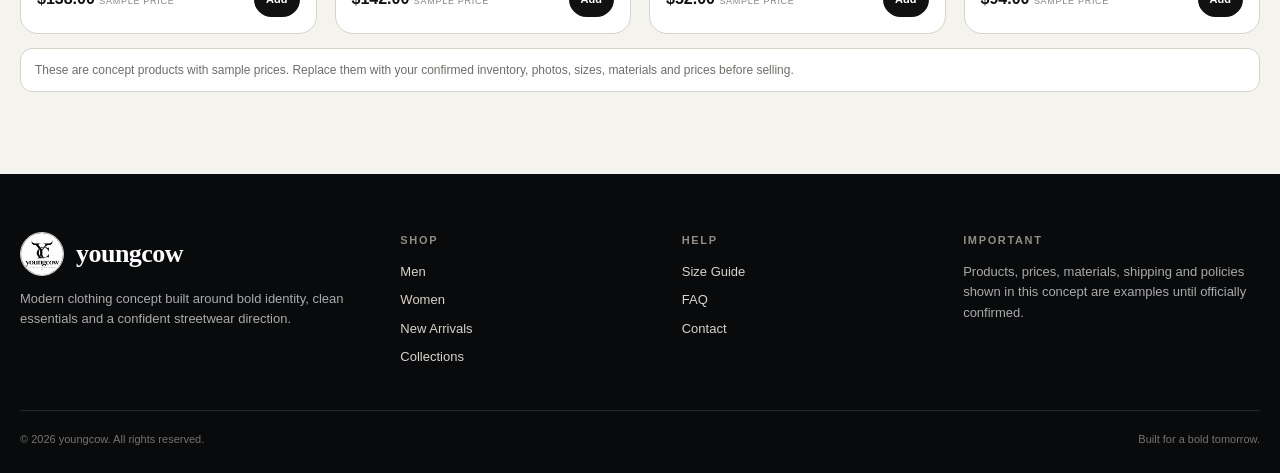
<file: new-arrivals.html>
<!doctype html><html lang="en"><head><meta charset="utf-8"><meta name="viewport" content="width=device-width,initial-scale=1"><title>New Arrivals | youngcow</title><meta name="description" content="Modern clothing, streetwear and contemporary fashion by youngcow."><link rel="icon" href="favicon.png"><link rel="stylesheet" href="styles.css"></head><body><div class="topbar">youngcow · modern clothing concept · official details added as confirmed</div><header class="header"><div class="container nav"><a class="brand" href="index.html"><img src="assets/youngcow-logo.png" alt="youngcow logo"><strong>youngcow</strong></a><nav class="navlinks"><a href="index.html">Home</a><a href="shop.html">Shop</a><a href="men.html">Men</a><a href="women.html">Women</a><a href="new-arrivals.html">New Arrivals</a><a href="collections.html">Collections</a><a href="about.html">About</a></nav><div class="actions"><a class="icon hide-sm" href="shop.html" aria-label="Search">⌕</a><button class="icon hide-sm" aria-label="Demo cart">Bag<span class="count">0</span></button><button class="icon menu" aria-label="Menu">☰</button></div></div></header><main><section class="page-hero"><div class="container"><div class="crumb">youngcow / New Arrivals</div><h1>New Arrivals</h1><p>Fresh concept pieces and new color directions for upcoming youngcow drops.</p></div></section><section class="section"><div class="container"><div class="toolbar"><div class="search"><input data-search placeholder="Search concept products..."></div><div class="chips"><button class="chip active" data-filter="all">All</button><button class="chip" data-filter="men">Men</button><button class="chip" data-filter="women">Women</button><button class="chip" data-filter="unisex">Unisex</button></div></div><div class="products"><article class="product" data-search="obsidian logo tee unisex · heavyweight-look concept unisex" data-category="unisex"><div class="product-media"><img src="assets/obsidian-tee.svg" alt="Obsidian Logo Tee concept"><span class="badge">Demo item</span><button class="heart" aria-label="Save Obsidian Logo Tee">♡</button></div><div class="product-body"><h3>Obsidian Logo Tee</h3><div class="meta">Unisex · heavyweight-look concept</div><div class="price-row"><div><span class="price">$48.00</span> <span class="demo">sample price</span></div><button class="add" data-id="p1">Add</button></div></div></article><article class="product" data-search="bone signature tee unisex · clean essential unisex" data-category="unisex"><div class="product-media"><img src="assets/bone-tee.svg" alt="Bone Signature Tee concept"><span class="badge">Demo item</span><button class="heart" aria-label="Save Bone Signature Tee">♡</button></div><div class="product-body"><h3>Bone Signature Tee</h3><div class="meta">Unisex · clean essential</div><div class="price-row"><div><span class="price">$46.00</span> <span class="demo">sample price</span></div><button class="add" data-id="p2">Add</button></div></div></article><article class="product" data-search="oxide core hoodie unisex · statement layer unisex" data-category="unisex"><div class="product-media"><img src="assets/oxide-hoodie.svg" alt="Oxide Core Hoodie concept"><span class="badge">Demo item</span><button class="heart" aria-label="Save Oxide Core Hoodie">♡</button></div><div class="product-body"><h3>Oxide Core Hoodie</h3><div class="meta">Unisex · statement layer</div><div class="price-row"><div><span class="price">$88.00</span> <span class="demo">sample price</span></div><button class="add" data-id="p3">Add</button></div></div></article><article class="product" data-search="night yc hoodie men · minimal streetwear men" data-category="men"><div class="product-media"><img src="assets/night-hoodie.svg" alt="Night YC Hoodie concept"><span class="badge">Demo item</span><button class="heart" aria-label="Save Night YC Hoodie">♡</button></div><div class="product-body"><h3>Night YC Hoodie</h3><div class="meta">Men · minimal streetwear</div><div class="price-row"><div><span class="price">$92.00</span> <span class="demo">sample price</span></div><button class="add" data-id="p4">Add</button></div></div></article><article class="product" data-search="charcoal city jacket men · structured outerwear men" data-category="men"><div class="product-media"><img src="assets/charcoal-jacket.svg" alt="Charcoal City Jacket concept"><span class="badge">Demo item</span><button class="heart" aria-label="Save Charcoal City Jacket">♡</button></div><div class="product-body"><h3>Charcoal City Jacket</h3><div class="meta">Men · structured outerwear</div><div class="price-row"><div><span class="price">$138.00</span> <span class="demo">sample price</span></div><button class="add" data-id="p5">Add</button></div></div></article><article class="product" data-search="stone line jacket women · refined outerwear women" data-category="women"><div class="product-media"><img src="assets/stone-jacket.svg" alt="Stone Line Jacket concept"><span class="badge">Demo item</span><button class="heart" aria-label="Save Stone Line Jacket">♡</button></div><div class="product-body"><h3>Stone Line Jacket</h3><div class="meta">Women · refined outerwear</div><div class="price-row"><div><span class="price">$142.00</span> <span class="demo">sample price</span></div><button class="add" data-id="p6">Add</button></div></div></article><article class="product" data-search="forest mark tee men · seasonal colorway men" data-category="men"><div class="product-media"><img src="assets/forest-tee.svg" alt="Forest Mark Tee concept"><span class="badge">Demo item</span><button class="heart" aria-label="Save Forest Mark Tee">♡</button></div><div class="product-body"><h3>Forest Mark Tee</h3><div class="meta">Men · seasonal colorway</div><div class="price-row"><div><span class="price">$52.00</span> <span class="demo">sample price</span></div><button class="add" data-id="p7">Add</button></div></div></article><article class="product" data-search="sand essential hoodie women · neutral layer women" data-category="women"><div class="product-media"><img src="assets/sand-hoodie.svg" alt="Sand Essential Hoodie concept"><span class="badge">Demo item</span><button class="heart" aria-label="Save Sand Essential Hoodie">♡</button></div><div class="product-body"><h3>Sand Essential Hoodie</h3><div class="meta">Women · neutral layer</div><div class="price-row"><div><span class="price">$94.00</span> <span class="demo">sample price</span></div><button class="add" data-id="p8">Add</button></div></div></article></div><div class="notice">These are concept products with sample prices. Replace them with your confirmed inventory, photos, sizes, materials and prices before selling.</div></div></section></main><footer class="footer"><div class="container"><div class="footer-grid"><div><div class="brand"><img src="assets/youngcow-logo.png" alt="youngcow"><strong style="color:white">youngcow</strong></div><p>Modern clothing concept built around bold identity, clean essentials and a confident streetwear direction.</p></div><div><h4>Shop</h4><a href="men.html">Men</a><a href="women.html">Women</a><a href="new-arrivals.html">New Arrivals</a><a href="collections.html">Collections</a></div><div><h4>Help</h4><a href="size-guide.html">Size Guide</a><a href="faq.html">FAQ</a><a href="contact.html">Contact</a></div><div><h4>Important</h4><p>Products, prices, materials, shipping and policies shown in this concept are examples until officially confirmed.</p></div></div><div class="copyright"><span>© 2026 youngcow. All rights reserved.</span><span>Built for a bold tomorrow.</span></div></div></footer><script src="script.js"></script></body></html>
</file>
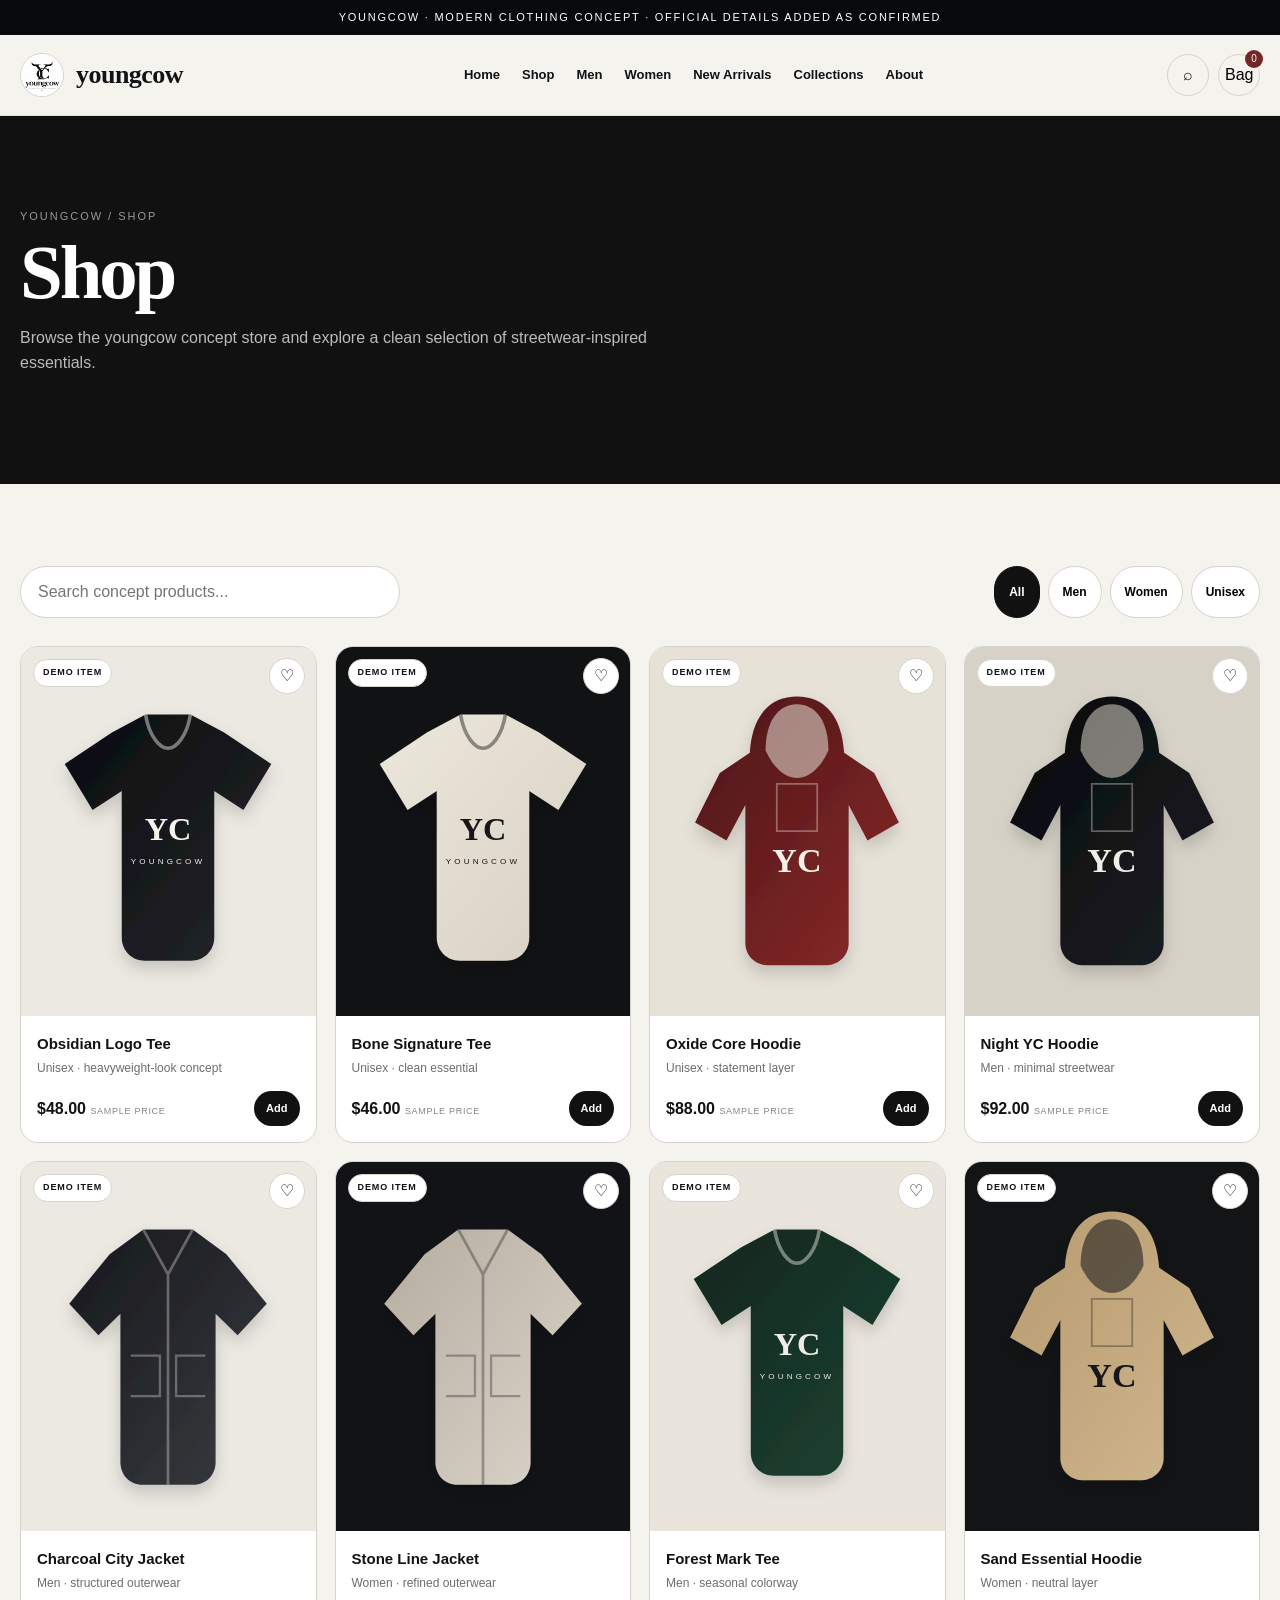
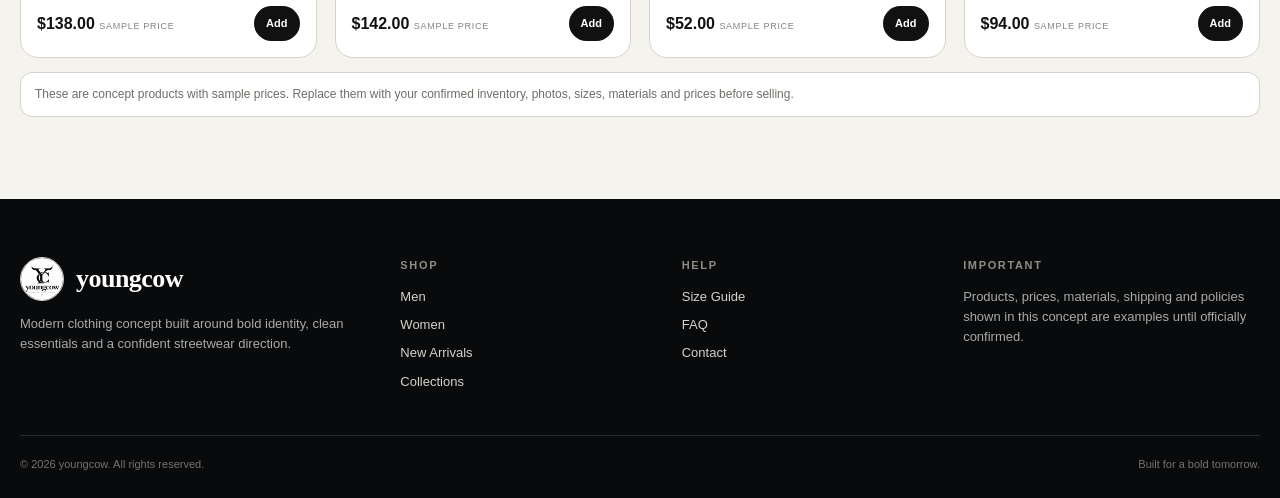
<file: shop.html>
<!doctype html><html lang="en"><head><meta charset="utf-8"><meta name="viewport" content="width=device-width,initial-scale=1"><title>Shop | youngcow</title><meta name="description" content="Modern clothing, streetwear and contemporary fashion by youngcow."><link rel="icon" href="favicon.png"><link rel="stylesheet" href="styles.css"></head><body><div class="topbar">youngcow · modern clothing concept · official details added as confirmed</div><header class="header"><div class="container nav"><a class="brand" href="index.html"><img src="assets/youngcow-logo.png" alt="youngcow logo"><strong>youngcow</strong></a><nav class="navlinks"><a href="index.html">Home</a><a href="shop.html">Shop</a><a href="men.html">Men</a><a href="women.html">Women</a><a href="new-arrivals.html">New Arrivals</a><a href="collections.html">Collections</a><a href="about.html">About</a></nav><div class="actions"><a class="icon hide-sm" href="shop.html" aria-label="Search">⌕</a><button class="icon hide-sm" aria-label="Demo cart">Bag<span class="count">0</span></button><button class="icon menu" aria-label="Menu">☰</button></div></div></header><main><section class="page-hero"><div class="container"><div class="crumb">youngcow / Shop</div><h1>Shop</h1><p>Browse the youngcow concept store and explore a clean selection of streetwear-inspired essentials.</p></div></section><section class="section"><div class="container"><div class="toolbar"><div class="search"><input data-search placeholder="Search concept products..."></div><div class="chips"><button class="chip active" data-filter="all">All</button><button class="chip" data-filter="men">Men</button><button class="chip" data-filter="women">Women</button><button class="chip" data-filter="unisex">Unisex</button></div></div><div class="products"><article class="product" data-search="obsidian logo tee unisex · heavyweight-look concept unisex" data-category="unisex"><div class="product-media"><img src="assets/obsidian-tee.svg" alt="Obsidian Logo Tee concept"><span class="badge">Demo item</span><button class="heart" aria-label="Save Obsidian Logo Tee">♡</button></div><div class="product-body"><h3>Obsidian Logo Tee</h3><div class="meta">Unisex · heavyweight-look concept</div><div class="price-row"><div><span class="price">$48.00</span> <span class="demo">sample price</span></div><button class="add" data-id="p1">Add</button></div></div></article><article class="product" data-search="bone signature tee unisex · clean essential unisex" data-category="unisex"><div class="product-media"><img src="assets/bone-tee.svg" alt="Bone Signature Tee concept"><span class="badge">Demo item</span><button class="heart" aria-label="Save Bone Signature Tee">♡</button></div><div class="product-body"><h3>Bone Signature Tee</h3><div class="meta">Unisex · clean essential</div><div class="price-row"><div><span class="price">$46.00</span> <span class="demo">sample price</span></div><button class="add" data-id="p2">Add</button></div></div></article><article class="product" data-search="oxide core hoodie unisex · statement layer unisex" data-category="unisex"><div class="product-media"><img src="assets/oxide-hoodie.svg" alt="Oxide Core Hoodie concept"><span class="badge">Demo item</span><button class="heart" aria-label="Save Oxide Core Hoodie">♡</button></div><div class="product-body"><h3>Oxide Core Hoodie</h3><div class="meta">Unisex · statement layer</div><div class="price-row"><div><span class="price">$88.00</span> <span class="demo">sample price</span></div><button class="add" data-id="p3">Add</button></div></div></article><article class="product" data-search="night yc hoodie men · minimal streetwear men" data-category="men"><div class="product-media"><img src="assets/night-hoodie.svg" alt="Night YC Hoodie concept"><span class="badge">Demo item</span><button class="heart" aria-label="Save Night YC Hoodie">♡</button></div><div class="product-body"><h3>Night YC Hoodie</h3><div class="meta">Men · minimal streetwear</div><div class="price-row"><div><span class="price">$92.00</span> <span class="demo">sample price</span></div><button class="add" data-id="p4">Add</button></div></div></article><article class="product" data-search="charcoal city jacket men · structured outerwear men" data-category="men"><div class="product-media"><img src="assets/charcoal-jacket.svg" alt="Charcoal City Jacket concept"><span class="badge">Demo item</span><button class="heart" aria-label="Save Charcoal City Jacket">♡</button></div><div class="product-body"><h3>Charcoal City Jacket</h3><div class="meta">Men · structured outerwear</div><div class="price-row"><div><span class="price">$138.00</span> <span class="demo">sample price</span></div><button class="add" data-id="p5">Add</button></div></div></article><article class="product" data-search="stone line jacket women · refined outerwear women" data-category="women"><div class="product-media"><img src="assets/stone-jacket.svg" alt="Stone Line Jacket concept"><span class="badge">Demo item</span><button class="heart" aria-label="Save Stone Line Jacket">♡</button></div><div class="product-body"><h3>Stone Line Jacket</h3><div class="meta">Women · refined outerwear</div><div class="price-row"><div><span class="price">$142.00</span> <span class="demo">sample price</span></div><button class="add" data-id="p6">Add</button></div></div></article><article class="product" data-search="forest mark tee men · seasonal colorway men" data-category="men"><div class="product-media"><img src="assets/forest-tee.svg" alt="Forest Mark Tee concept"><span class="badge">Demo item</span><button class="heart" aria-label="Save Forest Mark Tee">♡</button></div><div class="product-body"><h3>Forest Mark Tee</h3><div class="meta">Men · seasonal colorway</div><div class="price-row"><div><span class="price">$52.00</span> <span class="demo">sample price</span></div><button class="add" data-id="p7">Add</button></div></div></article><article class="product" data-search="sand essential hoodie women · neutral layer women" data-category="women"><div class="product-media"><img src="assets/sand-hoodie.svg" alt="Sand Essential Hoodie concept"><span class="badge">Demo item</span><button class="heart" aria-label="Save Sand Essential Hoodie">♡</button></div><div class="product-body"><h3>Sand Essential Hoodie</h3><div class="meta">Women · neutral layer</div><div class="price-row"><div><span class="price">$94.00</span> <span class="demo">sample price</span></div><button class="add" data-id="p8">Add</button></div></div></article></div><div class="notice">These are concept products with sample prices. Replace them with your confirmed inventory, photos, sizes, materials and prices before selling.</div></div></section></main><footer class="footer"><div class="container"><div class="footer-grid"><div><div class="brand"><img src="assets/youngcow-logo.png" alt="youngcow"><strong style="color:white">youngcow</strong></div><p>Modern clothing concept built around bold identity, clean essentials and a confident streetwear direction.</p></div><div><h4>Shop</h4><a href="men.html">Men</a><a href="women.html">Women</a><a href="new-arrivals.html">New Arrivals</a><a href="collections.html">Collections</a></div><div><h4>Help</h4><a href="size-guide.html">Size Guide</a><a href="faq.html">FAQ</a><a href="contact.html">Contact</a></div><div><h4>Important</h4><p>Products, prices, materials, shipping and policies shown in this concept are examples until officially confirmed.</p></div></div><div class="copyright"><span>© 2026 youngcow. All rights reserved.</span><span>Built for a bold tomorrow.</span></div></div></footer><script src="script.js"></script></body></html>
</file>
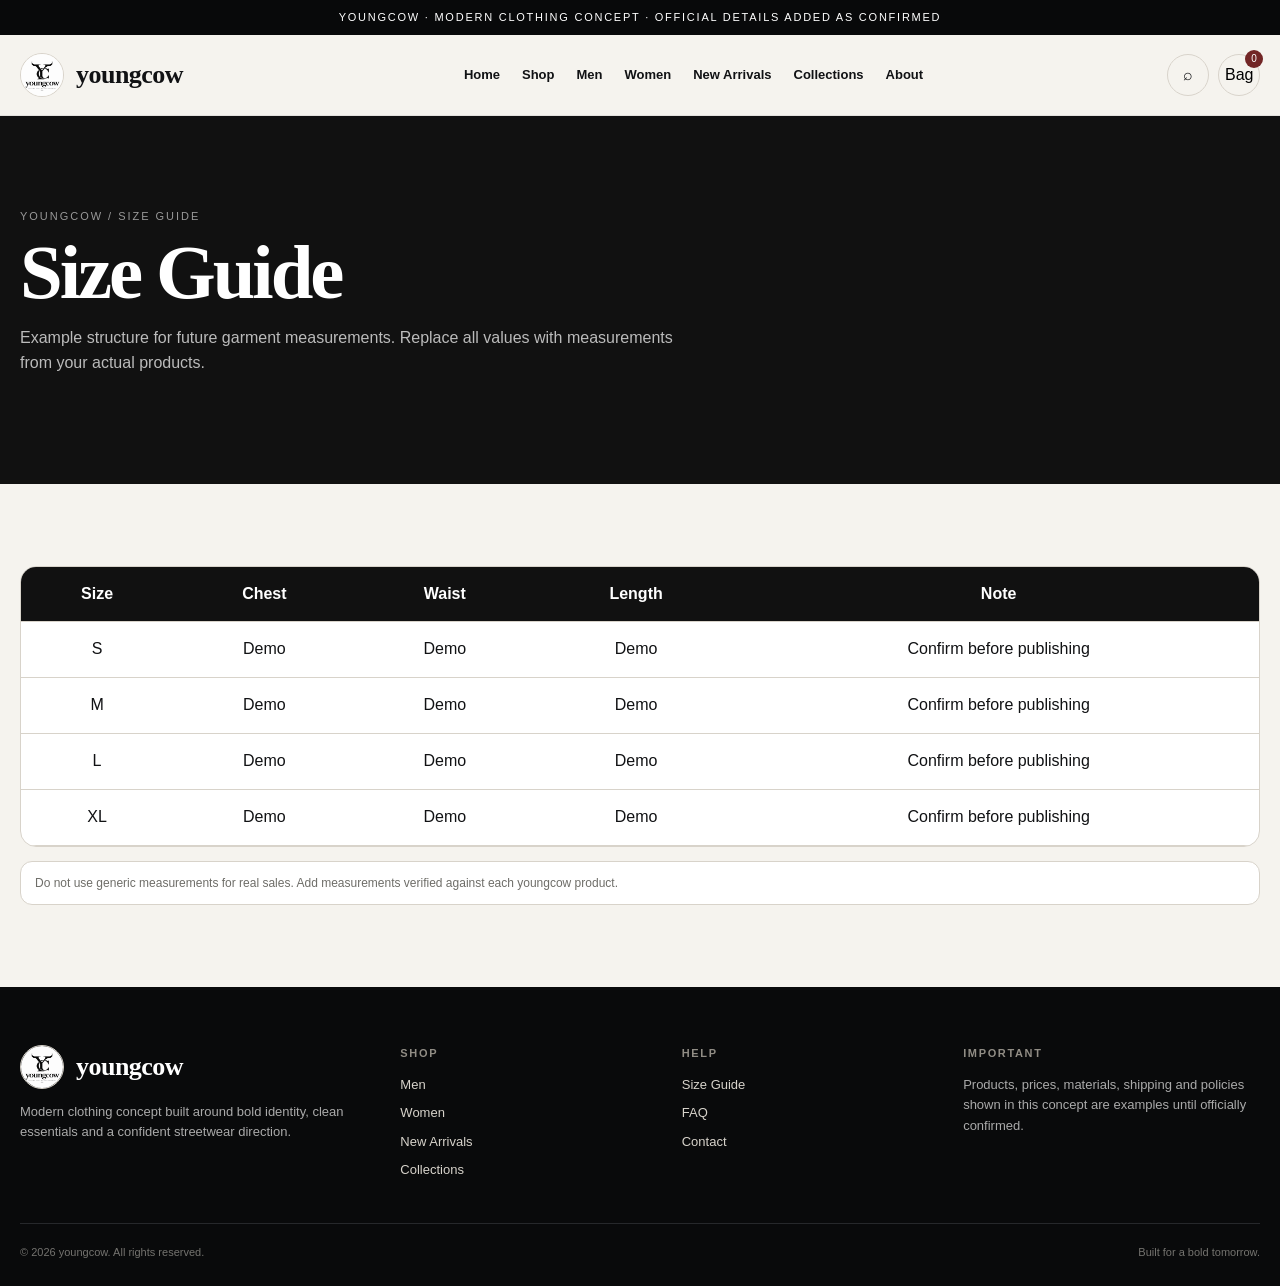
<file: size-guide.html>
<!doctype html><html lang="en"><head><meta charset="utf-8"><meta name="viewport" content="width=device-width,initial-scale=1"><title>Size Guide | youngcow</title><meta name="description" content="Modern clothing, streetwear and contemporary fashion by youngcow."><link rel="icon" href="favicon.png"><link rel="stylesheet" href="styles.css"></head><body><div class="topbar">youngcow · modern clothing concept · official details added as confirmed</div><header class="header"><div class="container nav"><a class="brand" href="index.html"><img src="assets/youngcow-logo.png" alt="youngcow logo"><strong>youngcow</strong></a><nav class="navlinks"><a href="index.html">Home</a><a href="shop.html">Shop</a><a href="men.html">Men</a><a href="women.html">Women</a><a href="new-arrivals.html">New Arrivals</a><a href="collections.html">Collections</a><a href="about.html">About</a></nav><div class="actions"><a class="icon hide-sm" href="shop.html" aria-label="Search">⌕</a><button class="icon hide-sm" aria-label="Demo cart">Bag<span class="count">0</span></button><button class="icon menu" aria-label="Menu">☰</button></div></div></header><main><section class="page-hero"><div class="container"><div class="crumb">youngcow / Size Guide</div><h1>Size Guide</h1><p>Example structure for future garment measurements. Replace all values with measurements from your actual products.</p></div></section><section class="section"><div class="container"><div class="table-wrap"><table class="size-table"><thead><tr><th>Size</th><th>Chest</th><th>Waist</th><th>Length</th><th>Note</th></tr></thead><tbody><tr><td>S</td><td>Demo</td><td>Demo</td><td>Demo</td><td>Confirm before publishing</td></tr><tr><td>M</td><td>Demo</td><td>Demo</td><td>Demo</td><td>Confirm before publishing</td></tr><tr><td>L</td><td>Demo</td><td>Demo</td><td>Demo</td><td>Confirm before publishing</td></tr><tr><td>XL</td><td>Demo</td><td>Demo</td><td>Demo</td><td>Confirm before publishing</td></tr></tbody></table></div><div class="notice">Do not use generic measurements for real sales. Add measurements verified against each youngcow product.</div></div></section></main><footer class="footer"><div class="container"><div class="footer-grid"><div><div class="brand"><img src="assets/youngcow-logo.png" alt="youngcow"><strong style="color:white">youngcow</strong></div><p>Modern clothing concept built around bold identity, clean essentials and a confident streetwear direction.</p></div><div><h4>Shop</h4><a href="men.html">Men</a><a href="women.html">Women</a><a href="new-arrivals.html">New Arrivals</a><a href="collections.html">Collections</a></div><div><h4>Help</h4><a href="size-guide.html">Size Guide</a><a href="faq.html">FAQ</a><a href="contact.html">Contact</a></div><div><h4>Important</h4><p>Products, prices, materials, shipping and policies shown in this concept are examples until officially confirmed.</p></div></div><div class="copyright"><span>© 2026 youngcow. All rights reserved.</span><span>Built for a bold tomorrow.</span></div></div></footer><script src="script.js"></script></body></html>
</file>
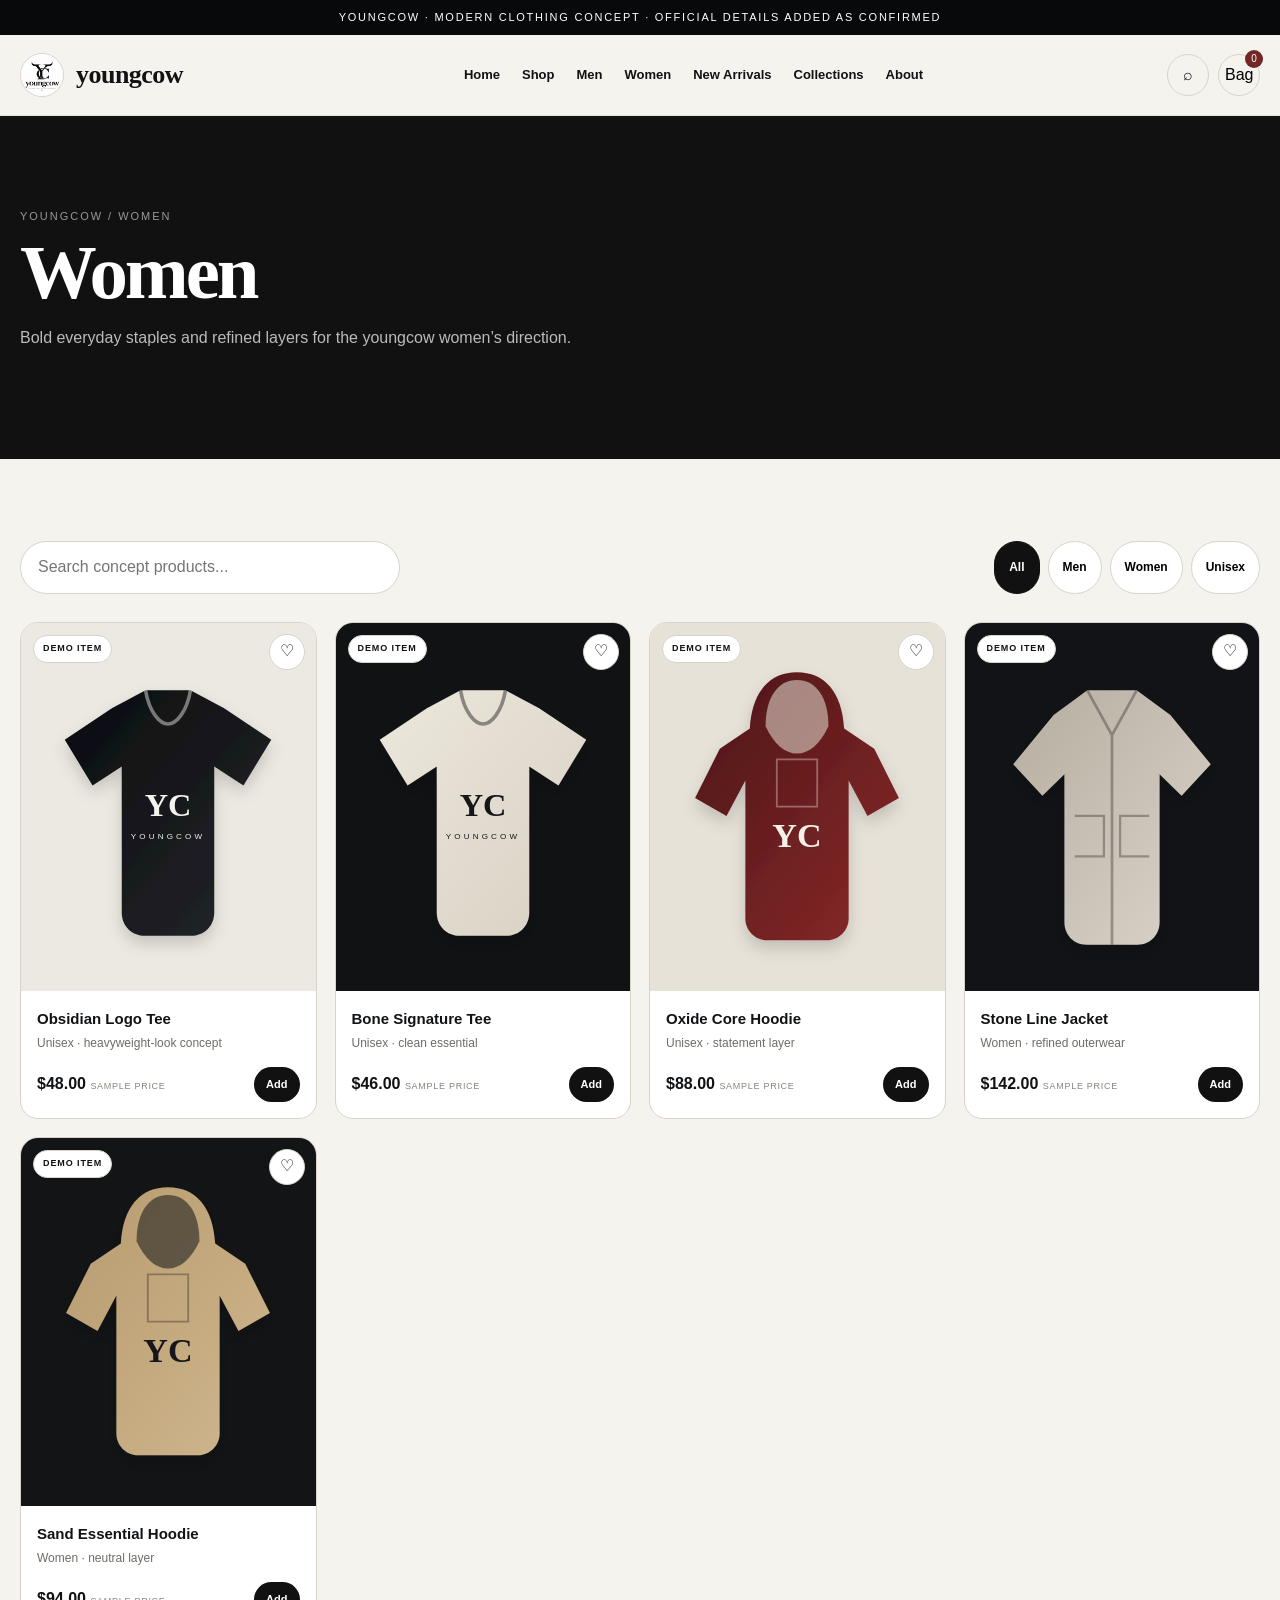
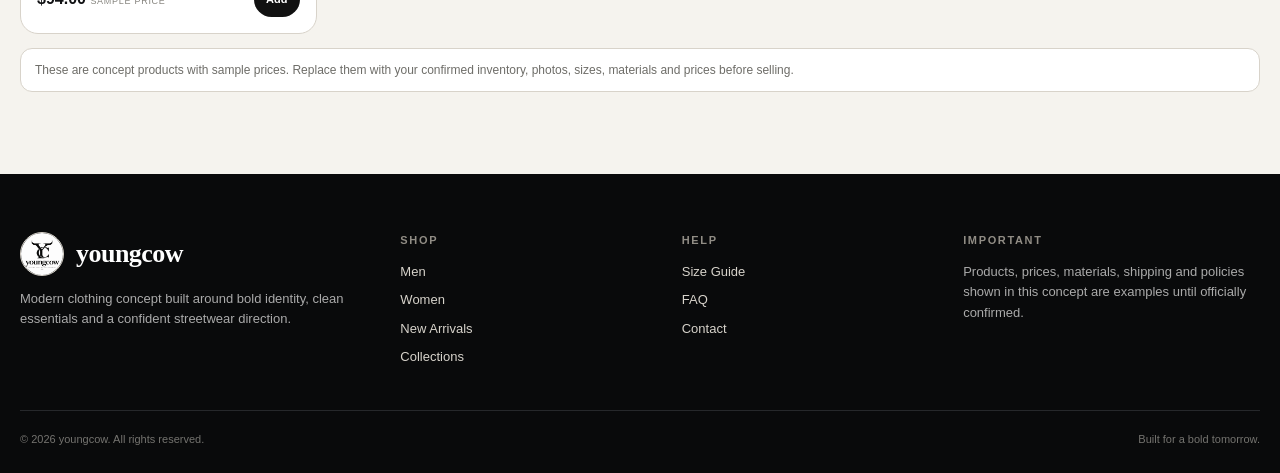
<file: women.html>
<!doctype html><html lang="en"><head><meta charset="utf-8"><meta name="viewport" content="width=device-width,initial-scale=1"><title>Women | youngcow</title><meta name="description" content="Modern clothing, streetwear and contemporary fashion by youngcow."><link rel="icon" href="favicon.png"><link rel="stylesheet" href="styles.css"></head><body><div class="topbar">youngcow · modern clothing concept · official details added as confirmed</div><header class="header"><div class="container nav"><a class="brand" href="index.html"><img src="assets/youngcow-logo.png" alt="youngcow logo"><strong>youngcow</strong></a><nav class="navlinks"><a href="index.html">Home</a><a href="shop.html">Shop</a><a href="men.html">Men</a><a href="women.html">Women</a><a href="new-arrivals.html">New Arrivals</a><a href="collections.html">Collections</a><a href="about.html">About</a></nav><div class="actions"><a class="icon hide-sm" href="shop.html" aria-label="Search">⌕</a><button class="icon hide-sm" aria-label="Demo cart">Bag<span class="count">0</span></button><button class="icon menu" aria-label="Menu">☰</button></div></div></header><main><section class="page-hero"><div class="container"><div class="crumb">youngcow / Women</div><h1>Women</h1><p>Bold everyday staples and refined layers for the youngcow women’s direction.</p></div></section><section class="section"><div class="container"><div class="toolbar"><div class="search"><input data-search placeholder="Search concept products..."></div><div class="chips"><button class="chip active" data-filter="all">All</button><button class="chip" data-filter="men">Men</button><button class="chip" data-filter="women">Women</button><button class="chip" data-filter="unisex">Unisex</button></div></div><div class="products"><article class="product" data-search="obsidian logo tee unisex · heavyweight-look concept unisex" data-category="unisex"><div class="product-media"><img src="assets/obsidian-tee.svg" alt="Obsidian Logo Tee concept"><span class="badge">Demo item</span><button class="heart" aria-label="Save Obsidian Logo Tee">♡</button></div><div class="product-body"><h3>Obsidian Logo Tee</h3><div class="meta">Unisex · heavyweight-look concept</div><div class="price-row"><div><span class="price">$48.00</span> <span class="demo">sample price</span></div><button class="add" data-id="p1">Add</button></div></div></article><article class="product" data-search="bone signature tee unisex · clean essential unisex" data-category="unisex"><div class="product-media"><img src="assets/bone-tee.svg" alt="Bone Signature Tee concept"><span class="badge">Demo item</span><button class="heart" aria-label="Save Bone Signature Tee">♡</button></div><div class="product-body"><h3>Bone Signature Tee</h3><div class="meta">Unisex · clean essential</div><div class="price-row"><div><span class="price">$46.00</span> <span class="demo">sample price</span></div><button class="add" data-id="p2">Add</button></div></div></article><article class="product" data-search="oxide core hoodie unisex · statement layer unisex" data-category="unisex"><div class="product-media"><img src="assets/oxide-hoodie.svg" alt="Oxide Core Hoodie concept"><span class="badge">Demo item</span><button class="heart" aria-label="Save Oxide Core Hoodie">♡</button></div><div class="product-body"><h3>Oxide Core Hoodie</h3><div class="meta">Unisex · statement layer</div><div class="price-row"><div><span class="price">$88.00</span> <span class="demo">sample price</span></div><button class="add" data-id="p3">Add</button></div></div></article><article class="product" data-search="stone line jacket women · refined outerwear women" data-category="women"><div class="product-media"><img src="assets/stone-jacket.svg" alt="Stone Line Jacket concept"><span class="badge">Demo item</span><button class="heart" aria-label="Save Stone Line Jacket">♡</button></div><div class="product-body"><h3>Stone Line Jacket</h3><div class="meta">Women · refined outerwear</div><div class="price-row"><div><span class="price">$142.00</span> <span class="demo">sample price</span></div><button class="add" data-id="p6">Add</button></div></div></article><article class="product" data-search="sand essential hoodie women · neutral layer women" data-category="women"><div class="product-media"><img src="assets/sand-hoodie.svg" alt="Sand Essential Hoodie concept"><span class="badge">Demo item</span><button class="heart" aria-label="Save Sand Essential Hoodie">♡</button></div><div class="product-body"><h3>Sand Essential Hoodie</h3><div class="meta">Women · neutral layer</div><div class="price-row"><div><span class="price">$94.00</span> <span class="demo">sample price</span></div><button class="add" data-id="p8">Add</button></div></div></article></div><div class="notice">These are concept products with sample prices. Replace them with your confirmed inventory, photos, sizes, materials and prices before selling.</div></div></section></main><footer class="footer"><div class="container"><div class="footer-grid"><div><div class="brand"><img src="assets/youngcow-logo.png" alt="youngcow"><strong style="color:white">youngcow</strong></div><p>Modern clothing concept built around bold identity, clean essentials and a confident streetwear direction.</p></div><div><h4>Shop</h4><a href="men.html">Men</a><a href="women.html">Women</a><a href="new-arrivals.html">New Arrivals</a><a href="collections.html">Collections</a></div><div><h4>Help</h4><a href="size-guide.html">Size Guide</a><a href="faq.html">FAQ</a><a href="contact.html">Contact</a></div><div><h4>Important</h4><p>Products, prices, materials, shipping and policies shown in this concept are examples until officially confirmed.</p></div></div><div class="copyright"><span>© 2026 youngcow. All rights reserved.</span><span>Built for a bold tomorrow.</span></div></div></footer><script src="script.js"></script></body></html>
</file>
<file: styles.css>
:root{--ink:#111214;--paper:#f5f3ee;--bone:#ebe6dc;--white:#fff;--muted:#6e6d68;--line:#d8d3ca;--oxide:#722626;--dark:#0c0d0f;--max:1240px;--radius:20px;--shadow:0 18px 55px rgba(17,18,20,.12)}
*{box-sizing:border-box}html{scroll-behavior:smooth}body{margin:0;background:var(--paper);color:var(--ink);font:16px/1.55 Inter,Segoe UI,Arial,sans-serif}a{color:inherit;text-decoration:none}img{max-width:100%;display:block}button,input,select,textarea{font:inherit}.container{width:min(var(--max),calc(100% - 36px));margin:auto}
.topbar{background:#08090a;color:#fff;text-align:center;padding:9px 12px;font-size:11px;letter-spacing:.16em;text-transform:uppercase}.header{position:sticky;top:0;z-index:50;background:rgba(245,243,238,.94);backdrop-filter:blur(14px);border-bottom:1px solid rgba(17,18,20,.08)}.nav{height:80px;display:flex;align-items:center;gap:28px}.brand{display:flex;align-items:center;gap:12px;min-width:200px}.brand img{width:44px;height:44px;object-fit:cover;border-radius:50%;border:1px solid var(--line)}.brand strong{font:700 26px Georgia,serif;letter-spacing:-.02em}.navlinks{display:flex;gap:22px;margin:auto}.navlinks a{font-size:13px;font-weight:700}.navlinks a:hover,.navlinks a.active{color:var(--oxide)}.actions{display:flex;gap:9px;align-items:center}.icon{width:42px;height:42px;border-radius:999px;border:1px solid var(--line);background:transparent;display:grid;place-items:center;cursor:pointer;position:relative}.count{position:absolute;right:-4px;top:-5px;background:var(--oxide);color:#fff;border-radius:999px;font-size:10px;min-width:18px;height:18px;display:grid;place-items:center}.menu{display:none}
.hero{min-height:680px;background:var(--dark);color:#fff;overflow:hidden}.hero-grid{min-height:680px;display:grid;grid-template-columns:1.05fr .95fr;align-items:center;gap:40px}.eyebrow{font-size:11px;font-weight:800;letter-spacing:.24em;text-transform:uppercase;color:#b7afa3}.hero h1{font:700 clamp(56px,7vw,104px)/.91 Georgia,serif;letter-spacing:-.055em;margin:18px 0 22px}.hero p{max-width:610px;color:#c6c1b8;font-size:18px}.hero-art{position:relative;min-height:560px;display:grid;place-items:center}.hero-art:before{content:"";position:absolute;width:520px;height:520px;border-radius:50%;background:radial-gradient(circle at 35% 35%,#34373d 0,#17191c 50%,#08090a 75%);border:1px solid rgba(255,255,255,.13)}.hero-art img{position:relative;width:min(88%,520px);border-radius:28px;mix-blend-mode:screen;filter:contrast(1.08)}.hero-stamp{position:absolute;right:0;bottom:45px;width:150px;height:150px;border:1px solid rgba(255,255,255,.3);border-radius:50%;display:grid;place-items:center;text-align:center;font-size:11px;letter-spacing:.18em;text-transform:uppercase;transform:rotate(9deg)}
.btn{display:inline-flex;align-items:center;justify-content:center;min-height:49px;padding:0 22px;border:1px solid var(--ink);border-radius:999px;background:var(--ink);color:#fff;font-weight:800;font-size:13px;cursor:pointer;transition:.2s}.btn:hover{transform:translateY(-2px)}.btn.light{background:#fff;color:#111;border-color:#fff}.btn.ghost{background:transparent;color:#fff;border-color:#555}.btn.oxide{background:var(--oxide);border-color:var(--oxide)}.cta-row{display:flex;gap:11px;flex-wrap:wrap;margin-top:30px}
.marquee{border-bottom:1px solid var(--line);background:#fff;overflow:hidden}.marquee div{white-space:nowrap;padding:14px 0;font-size:12px;font-weight:800;letter-spacing:.16em;text-transform:uppercase;color:#343434}.section{padding:82px 0}.soft{background:#fff}.section-head{display:flex;justify-content:space-between;align-items:end;gap:24px;margin-bottom:30px}.section-head h2{font:700 clamp(36px,4.5vw,62px)/.98 Georgia,serif;letter-spacing:-.04em;margin:0}.section-head p{max-width:560px;color:var(--muted);margin:0}.small-label{font-size:11px;letter-spacing:.2em;text-transform:uppercase;font-weight:800;color:var(--oxide);margin-bottom:9px}
.categories{display:grid;grid-template-columns:1.3fr .7fr .7fr;gap:16px}.cat{min-height:390px;border-radius:var(--radius);overflow:hidden;background:#111;color:#fff;position:relative;padding:30px;display:flex;align-items:flex-end}.cat:before{content:"";position:absolute;inset:0;background:linear-gradient(145deg,#17191c,#373a3f)}.cat:nth-child(2):before{background:linear-gradient(145deg,#7c2d2d,#301010)}.cat:nth-child(3):before{background:linear-gradient(145deg,#dad3c6,#a9a195)}.cat .ghost-mark{position:absolute;inset:0;display:grid;place-items:center;font:800 140px Georgia;color:rgba(255,255,255,.08)}.cat:nth-child(3) .ghost-mark{color:rgba(0,0,0,.08)}.cat .copy{position:relative;z-index:2}.cat h3{font:700 34px Georgia,serif;margin:0 0 8px}.cat p{margin:0 0 17px;color:#ddd}.cat:nth-child(3){color:#111}.cat:nth-child(3) p{color:#454545}
.products{display:grid;grid-template-columns:repeat(4,1fr);gap:18px}.product{background:#fff;border:1px solid var(--line);border-radius:18px;overflow:hidden;transition:.22s}.product:hover{transform:translateY(-4px);box-shadow:var(--shadow)}.product-media{aspect-ratio:4/5;background:#ece8e0;position:relative}.product-media img{width:100%;height:100%;object-fit:cover}.badge{position:absolute;left:12px;top:12px;background:#fff;border:1px solid var(--line);padding:6px 9px;border-radius:999px;font-size:9px;font-weight:900;letter-spacing:.1em;text-transform:uppercase}.heart{position:absolute;right:11px;top:11px;width:36px;height:36px;border-radius:50%;border:1px solid var(--line);background:#fff;cursor:pointer}.heart.on{background:#111;color:#fff}.product-body{padding:16px}.product h3{font-size:15px;margin:0 0 4px}.meta{font-size:12px;color:var(--muted)}.price-row{display:flex;justify-content:space-between;align-items:center;margin-top:14px;gap:8px}.price{font-weight:900}.demo{font-size:9px;color:#85837d;text-transform:uppercase;letter-spacing:.08em}.add{border:0;border-radius:999px;background:#111;color:#fff;padding:9px 12px;font-size:11px;font-weight:800;cursor:pointer}
.editorial{display:grid;grid-template-columns:.9fr 1.1fr;background:#111;color:#fff;border-radius:26px;overflow:hidden}.editorial-art{min-height:520px;background:linear-gradient(145deg,#1a1c20,#08090a);display:grid;place-items:center;position:relative}.editorial-art:before{content:"YOUNGCOW";font:700 clamp(72px,9vw,150px)/1 Georgia;color:#202329;transform:rotate(-90deg);position:absolute}.editorial-art img{position:relative;width:65%;border-radius:25px;mix-blend-mode:screen}.editorial-copy{padding:60px}.editorial-copy h2{font:700 52px/1 Georgia,serif;margin:10px 0 20px}.editorial-copy p{color:#c3beb6}.facts{display:grid;grid-template-columns:repeat(3,1fr);gap:16px;margin-top:28px}.fact{border-top:1px solid #383a3e;padding-top:14px}.fact strong{display:block;font-size:13px}.fact span{font-size:11px;color:#aaa}
.page-hero{background:#111;color:#fff;padding:92px 0}.page-hero h1{font:700 clamp(46px,6vw,82px)/.95 Georgia,serif;letter-spacing:-.04em;margin:12px 0}.page-hero p{max-width:680px;color:#bbb}.crumb{font-size:11px;letter-spacing:.18em;text-transform:uppercase;color:#999}.toolbar{display:flex;gap:12px;justify-content:space-between;flex-wrap:wrap;margin-bottom:28px}.search{display:flex;border:1px solid var(--line);background:#fff;border-radius:999px;min-width:min(100%,380px)}.search input{width:100%;border:0;outline:0;background:transparent;padding:13px 17px}.chips{display:flex;gap:8px;flex-wrap:wrap}.chip{border:1px solid var(--line);background:#fff;padding:10px 14px;border-radius:999px;cursor:pointer;font-size:12px;font-weight:700}.chip.active{background:#111;color:#fff;border-color:#111}.split{display:grid;grid-template-columns:1fr 1fr;gap:55px;align-items:center}.split h2{font:700 50px/1 Georgia,serif;letter-spacing:-.04em;margin:0 0 18px}.split p{color:var(--muted)}.brand-panel{min-height:500px;border-radius:24px;background:#111;display:grid;place-items:center;padding:35px}.brand-panel img{width:min(85%,460px);mix-blend-mode:screen;border-radius:22px}
.cards{display:grid;grid-template-columns:repeat(3,1fr);gap:18px}.card{background:#fff;border:1px solid var(--line);border-radius:18px;padding:26px}.card h3{margin:0 0 8px;font:700 24px Georgia}.card p{color:var(--muted);margin:0}.form{display:grid;grid-template-columns:1fr 1fr;gap:15px}.field{display:flex;flex-direction:column;gap:7px}.field.full{grid-column:1/-1}.field label{font-size:12px;font-weight:800}.field input,.field textarea,.field select{border:1px solid var(--line);border-radius:12px;padding:13px 14px;background:#fff}.field textarea{min-height:140px}.notice{margin-top:14px;padding:12px 14px;border-radius:12px;background:#fff;border:1px solid var(--line);font-size:12px;color:var(--muted)}.faq details{border-bottom:1px solid var(--line);padding:18px 0}.faq summary{font-weight:900;cursor:pointer}.faq p{color:var(--muted);max-width:850px}.table-wrap{overflow:auto;background:#fff;border:1px solid var(--line);border-radius:16px}.size-table{border-collapse:collapse;width:100%;min-width:700px}.size-table th,.size-table td{padding:15px;text-align:center;border-bottom:1px solid var(--line)}.size-table th{background:#111;color:#fff}
.footer{background:#090a0b;color:#fff;padding:58px 0 25px}.footer-grid{display:grid;grid-template-columns:1.4fr 1fr 1fr 1.2fr;gap:34px}.footer h4{font-size:11px;letter-spacing:.15em;text-transform:uppercase;color:#918d85;margin:0 0 13px}.footer a{display:block;color:#d7d3cb;margin:8px 0;font-size:13px}.footer p{color:#aaa;font-size:13px}.copyright{border-top:1px solid #26282b;margin-top:35px;padding-top:20px;font-size:11px;color:#74736f;display:flex;justify-content:space-between;gap:10px;flex-wrap:wrap}.toast{position:fixed;right:20px;bottom:20px;background:#111;color:#fff;border:1px solid #333;padding:13px 16px;border-radius:12px;opacity:0;transform:translateY(10px);transition:.2s;z-index:100}.toast.show{opacity:1;transform:none}
@media(max-width:950px){.navlinks{position:fixed;left:16px;right:16px;top:114px;background:#fff;border:1px solid var(--line);border-radius:18px;padding:18px;box-shadow:var(--shadow);display:none;flex-direction:column}.navlinks.open{display:flex}.menu{display:grid}.hide-sm{display:none}.hero-grid,.split,.editorial{grid-template-columns:1fr}.hero-art{min-height:430px}.hero-grid{padding:70px 0}.categories{grid-template-columns:1fr 1fr}.categories .cat:first-child{grid-column:1/-1}.products{grid-template-columns:repeat(2,1fr)}.footer-grid{grid-template-columns:1fr 1fr}.brand{min-width:auto}}
@media(max-width:620px){.container{width:min(var(--max),calc(100% - 24px))}.topbar{font-size:9px}.nav{height:70px}.brand strong{font-size:21px}.brand img{width:38px;height:38px}.hero h1{font-size:59px}.hero p{font-size:16px}.hero-art{min-height:350px}.hero-art:before{width:330px;height:330px}.hero-stamp{width:110px;height:110px}.section{padding:58px 0}.section-head{flex-direction:column;align-items:flex-start}.categories,.products,.cards,.footer-grid,.form{grid-template-columns:1fr}.categories .cat:first-child{grid-column:auto}.cat{min-height:310px}.editorial-copy{padding:34px 24px}.editorial-copy h2,.split h2{font-size:39px}.facts{grid-template-columns:1fr}.field.full{grid-column:auto}}
</file>
